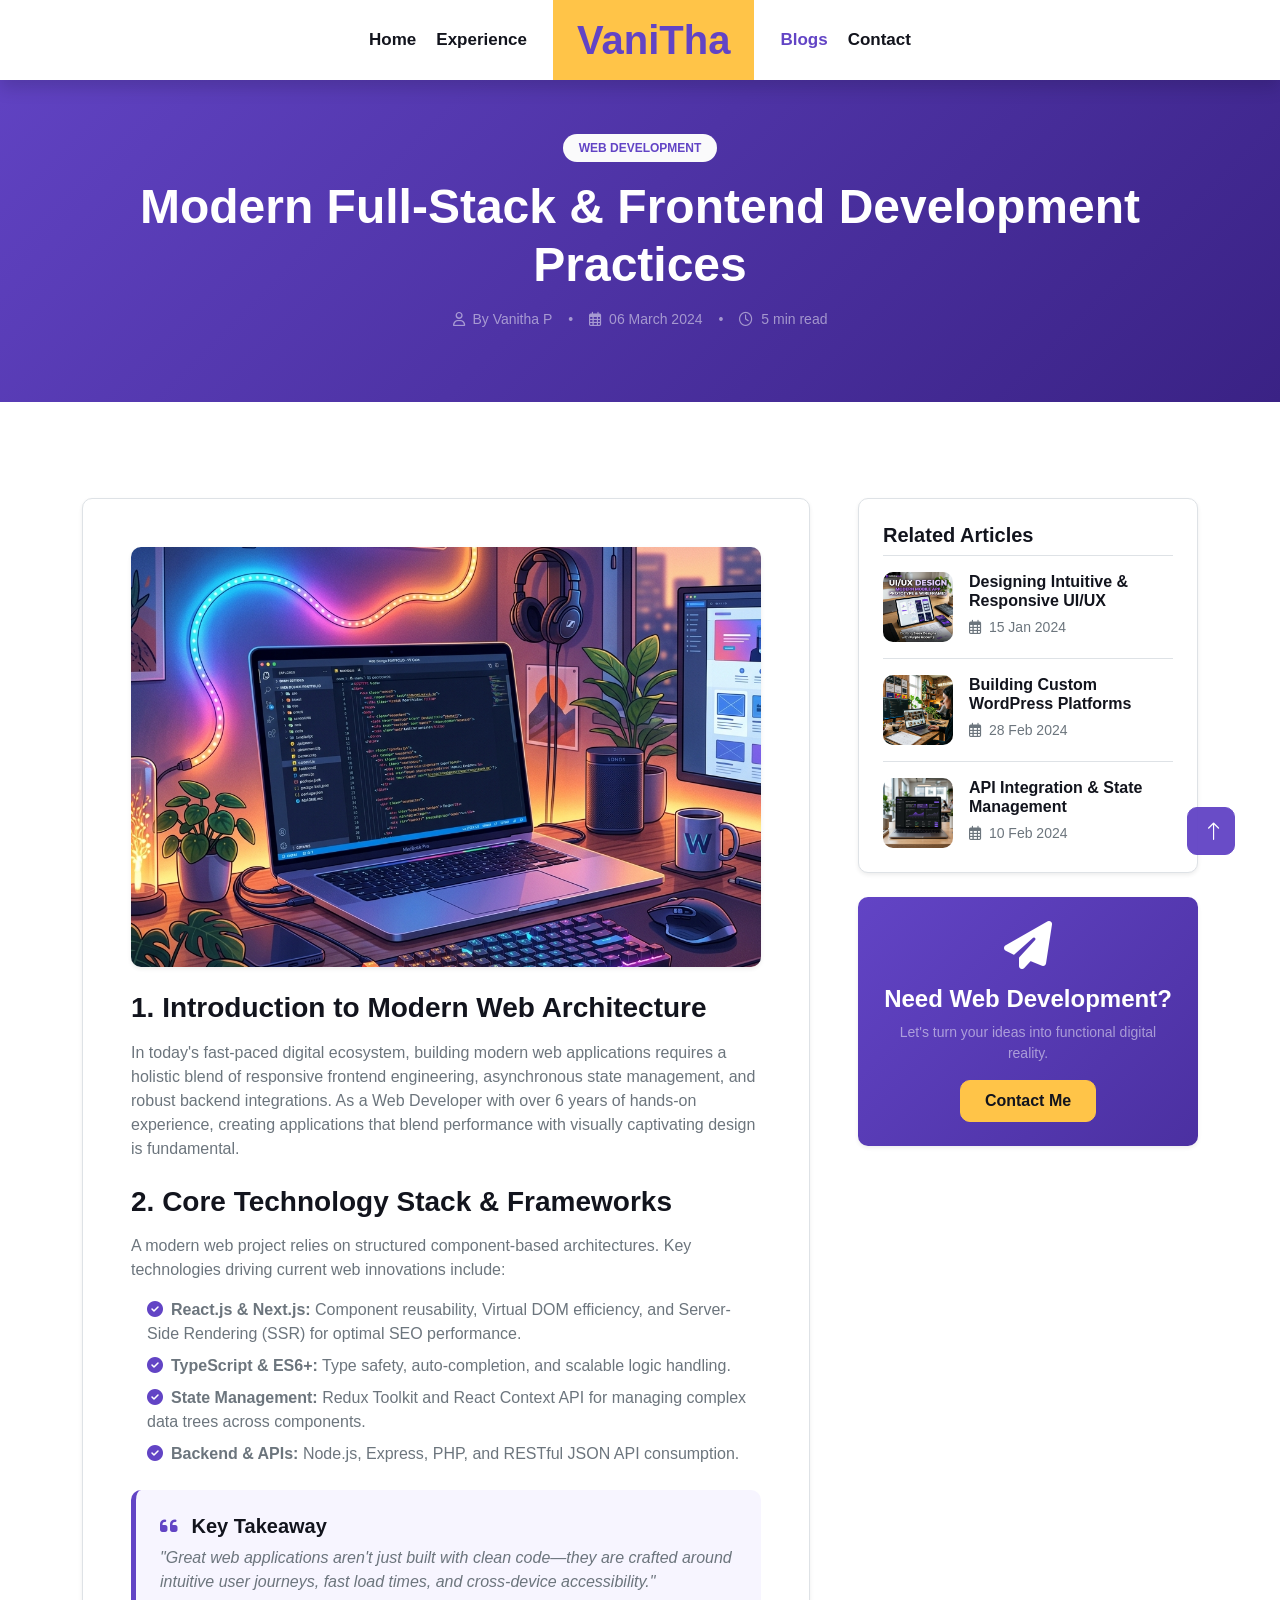
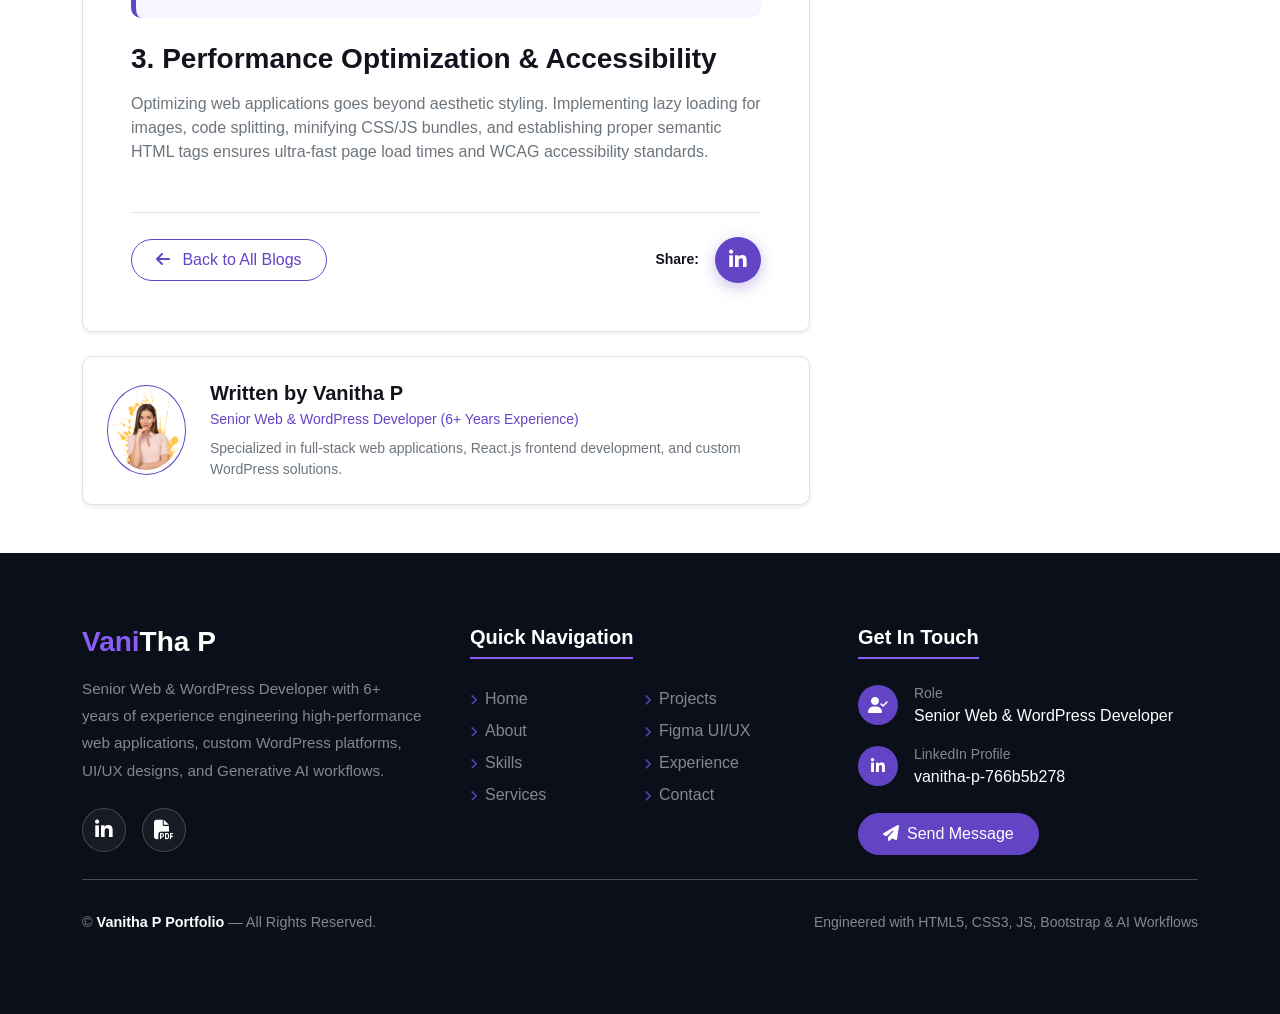
<file: blog-detail.html>
<!DOCTYPE html>
<html lang="en">

<head>
    <meta charset="utf-8">
    <title>Modern Full-Stack & Frontend Development Practices - Blog Details</title>
    <meta content="width=device-width, initial-scale=1.0" name="viewport">
    <meta content="Web Development, Full-Stack, Frontend, React, Next.js, Node.js, JavaScript" name="keywords">
    <meta content="Comprehensive guide on building modern full-stack web applications with React, Next.js, TypeScript, and Node.js." name="description">

    <!-- Favicon -->
    <link href="img/favicon.ico" rel="icon">

    <!-- Google Web Fonts -->
    <link rel="preconnect" href="https://fonts.googleapis.com">
    <link rel="preconnect" href="https://fonts.gstatic.com" crossorigin>
    <link href="https://fonts.googleapis.com/css2?family=Roboto+Condensed:ital,wght@0,100..900;1,100..900&family=Rubik:ital,wght@0,300..900;1,300..900&display=swap" rel="stylesheet">

    <!-- Icon Font Stylesheet -->
    <link href="https://cdnjs.cloudflare.com/ajax/libs/font-awesome/6.5.1/css/all.min.css" rel="stylesheet">
    <link href="https://cdn.jsdelivr.net/npm/bootstrap-icons@1.4.1/font/bootstrap-icons.css" rel="stylesheet">

    <!-- Customized Bootstrap Stylesheet -->
    <link href="css/bootstrap.min.css" rel="stylesheet">

    <!-- Template Stylesheet -->
    <link href="css/style.css" rel="stylesheet">
</head>

<body data-bs-spy="scroll" data-bs-target=".navbar" data-bs-offset="51">
    <!-- Navbar Start -->
    <nav class="navbar navbar-expand-lg bg-white navbar-light fixed-top shadow py-lg-0 px-4 px-lg-5 wow fadeIn" data-wow-delay="0.1s">
        <a href="index.html" class="navbar-brand d-block d-lg-none">
            <h1 class="text-primary fw-bold m-0">VaniTha</h1>
        </a>
        <button type="button" class="navbar-toggler" data-bs-toggle="collapse" data-bs-target="#navbarCollapse">
            <span class="navbar-toggler-icon"></span>
        </button>
        <div class="collapse navbar-collapse justify-content-between py-4 py-lg-0" id="navbarCollapse">
            <div class="navbar-nav ms-auto py-0">
                <a href="index.html" class="nav-item nav-link">Home</a>
                <a href="Experience.html" class="nav-item nav-link">Experience</a>
            </div>
            <a href="index.html" class="navbar-brand bg-secondary py-3 px-4 mx-3 d-none d-lg-block">
                <h1 class="text-primary fw-bold m-0">VaniTha</h1>
            </a>
            <div class="navbar-nav me-auto py-0">
                <a href="blogs.html" class="nav-item nav-link active">Blogs</a>
                <a href="contact.html" class="nav-item nav-link">Contact</a>
            </div>
        </div>
    </nav>
    <!-- Navbar End -->

    <!-- Header Section -->
    <div class="container-fluid bg-primary text-white py-5 mb-5 hero-header" style="padding-top: 110px !important; margin-top: 0 !important; background: linear-gradient(135deg, #6244C5 0%, #3a2285 100%);">
        <div class="container py-4 text-center">
            <span class="badge bg-light text-primary px-3 py-2 rounded-pill fw-bold mb-3">WEB DEVELOPMENT</span>
            <h1 class="display-5 text-white fw-bold mb-3">Modern Full-Stack & Frontend Development Practices</h1>
            <div class="d-flex justify-content-center align-items-center gap-3 text-white-50 small">
                <span><i class="far fa-user me-1"></i> By Vanitha P</span>
                <span>•</span>
                <span><i class="far fa-calendar-alt me-1"></i> 06 March 2024</span>
                <span>•</span>
                <span><i class="far fa-clock me-1"></i> 5 min read</span>
            </div>
        </div>
    </div>

    <!-- Article Detail Section -->
    <div class="container-xxl py-5">
        <div class="container">
            <div class="row g-5">
                <!-- Main Article Content (Col 8) -->
                <div class="col-lg-8">
                    <div class="bg-white rounded p-4 p-md-5 border shadow-sm">
                        <!-- Featured Image -->
                        <div class="rounded overflow-hidden mb-4 shadow-sm">
                            <img src="img/blog-1.jpg" alt="Full-Stack Web Development" class="img-fluid w-100" style="max-height: 420px; object-fit: cover;">
                        </div>

                        <!-- Article Content -->
                        <h3 class="fw-bold mb-3">1. Introduction to Modern Web Architecture</h3>
                        <p class="text-muted leading-relaxed mb-4">
                            In today's fast-paced digital ecosystem, building modern web applications requires a holistic blend of responsive frontend engineering, asynchronous state management, and robust backend integrations. As a Web Developer with over 6 years of hands-on experience, creating applications that blend performance with visually captivating design is fundamental.
                        </p>

                        <h3 class="fw-bold mb-3">2. Core Technology Stack & Frameworks</h3>
                        <p class="text-muted leading-relaxed mb-3">
                            A modern web project relies on structured component-based architectures. Key technologies driving current web innovations include:
                        </p>
                        <ul class="list-unstyled text-muted mb-4 ps-3">
                            <li class="mb-2"><i class="fa fa-check-circle text-primary me-2"></i><strong>React.js & Next.js:</strong> Component reusability, Virtual DOM efficiency, and Server-Side Rendering (SSR) for optimal SEO performance.</li>
                            <li class="mb-2"><i class="fa fa-check-circle text-primary me-2"></i><strong>TypeScript & ES6+:</strong> Type safety, auto-completion, and scalable logic handling.</li>
                            <li class="mb-2"><i class="fa fa-check-circle text-primary me-2"></i><strong>State Management:</strong> Redux Toolkit and React Context API for managing complex data trees across components.</li>
                            <li class="mb-2"><i class="fa fa-check-circle text-primary me-2"></i><strong>Backend & APIs:</strong> Node.js, Express, PHP, and RESTful JSON API consumption.</li>
                        </ul>

                        <!-- Highlight Callout Box -->
                        <div class="p-4 rounded mb-4" style="background-color: #f7f5ff; border-left: 5px solid #6244C5;">
                            <h5 class="fw-bold text-dark mb-2"><i class="fa fa-quote-left text-primary me-2"></i> Key Takeaway</h5>
                            <p class="mb-0 text-muted fst-italic">
                                "Great web applications aren't just built with clean code—they are crafted around intuitive user journeys, fast load times, and cross-device accessibility."
                            </p>
                        </div>

                        <h3 class="fw-bold mb-3">3. Performance Optimization & Accessibility</h3>
                        <p class="text-muted leading-relaxed mb-4">
                            Optimizing web applications goes beyond aesthetic styling. Implementing lazy loading for images, code splitting, minifying CSS/JS bundles, and establishing proper semantic HTML tags ensures ultra-fast page load times and WCAG accessibility standards.
                        </p>

                        <!-- Share Links -->
                        <div class="d-flex align-items-center justify-content-between border-top pt-4 mt-5">
                            <a href="blogs.html" class="btn btn-outline-primary px-4 py-2 rounded-pill"><i class="fa fa-arrow-left me-2"></i> Back to All Blogs</a>
                            <div class="d-flex align-items-center gap-2">
                                <span class="fw-bold text-dark small me-2">Share:</span>
                                <a href="https://www.linkedin.com/in/vanitha-p-766b5b278" target="_blank" class="footer-social-link" style="width: 36px; height: 36px; font-size: 1rem;"><i class="fab fa-linkedin-in"></i></a>
                            </div>
                        </div>
                    </div>

                    <!-- Author Box -->
                    <div class="bg-white rounded p-4 border shadow-sm mt-4 d-flex align-items-center gap-4">
                        <img src="img/profile.png" alt="Vanitha" class="rounded-circle border border-primary p-1" style="width: 90px; height: 90px; object-fit: cover;">
                        <div>
                            <h5 class="fw-bold mb-1">Written by Vanitha P</h5>
                            <p class="text-primary small fw-semibold mb-2">Senior Web & WordPress Developer (6+ Years Experience)</p>
                            <p class="text-muted small mb-0">Specialized in full-stack web applications, React.js frontend development, and custom WordPress solutions.</p>
                        </div>
                    </div>
                </div>

                <!-- Sidebar (Col 4) -->
                <div class="col-lg-4">
                    <div class="bg-white rounded p-4 border shadow-sm mb-4">
                        <h5 class="fw-bold mb-3 border-bottom pb-2">Related Articles</h5>
                        
                        <div class="d-flex gap-3 mb-3 border-bottom pb-3">
                            <img src="img/blog-2.jpg" class="rounded" style="width: 70px; height: 70px; object-fit: cover;">
                            <div>
                                <h6 class="fw-bold mb-1"><a href="blog-detail.html" class="text-dark text-decoration-none">Designing Intuitive & Responsive UI/UX</a></h6>
                                <small class="text-muted"><i class="far fa-calendar-alt me-1"></i> 15 Jan 2024</small>
                            </div>
                        </div>

                        <div class="d-flex gap-3 mb-3 border-bottom pb-3">
                            <img src="img/blog-3.jpg" class="rounded" style="width: 70px; height: 70px; object-fit: cover;">
                            <div>
                                <h6 class="fw-bold mb-1"><a href="blog-detail.html" class="text-dark text-decoration-none">Building Custom WordPress Platforms</a></h6>
                                <small class="text-muted"><i class="far fa-calendar-alt me-1"></i> 28 Feb 2024</small>
                            </div>
                        </div>

                        <div class="d-flex gap-3">
                            <img src="img/portfolio-7.jpg" class="rounded" style="width: 70px; height: 70px; object-fit: cover;">
                            <div>
                                <h6 class="fw-bold mb-1"><a href="blog-detail.html" class="text-dark text-decoration-none">API Integration & State Management</a></h6>
                                <small class="text-muted"><i class="far fa-calendar-alt me-1"></i> 10 Feb 2024</small>
                            </div>
                        </div>
                    </div>

                    <!-- Call To Action -->
                    <div class="rounded p-4 text-white text-center shadow-sm" style="background: linear-gradient(135deg, #6244C5 0%, #4b30a1 100%);">
                        <i class="fa fa-paper-plane fa-3x mb-3 text-white"></i>
                        <h4 class="text-white fw-bold mb-2">Need Web Development?</h4>
                        <p class="small text-white-50 mb-3">Let's turn your ideas into functional digital reality.</p>
                        <a href="contact.html" class="btn btn-secondary px-4 py-2 fw-bold text-dark">Contact Me</a>
                    </div>
                </div>
            </div>
        </div>
    </div>

    <!-- Footer Start -->
    <footer class="site-footer bg-dark text-white pt-5 pb-4 mt-5" style="background-color: #0b0f19 !important; width: 100%;">
        <div class="container py-4">
            <div class="row g-5">
                <!-- Column 1: Brand & Profile -->
                <div class="col-lg-4 col-md-6">
                    <h3 class="text-white fw-bold mb-3"><span style="color: #8b5cf6;">Vani</span>Tha P</h3>
                    <p class="text-white-50 mb-4" style="line-height: 1.8; font-size: 0.95rem;">
                        Senior Web & WordPress Developer with 6+ years of experience engineering high-performance web applications, custom WordPress platforms, UI/UX designs, and Generative AI workflows.
                    </p>
                    <div class="d-flex align-items-center gap-3">
                        <a href="https://www.linkedin.com/in/vanitha-p-766b5b278" target="_blank" class="btn btn-outline-light rounded-circle d-flex align-items-center justify-content-center" style="width: 44px; height: 44px; background: rgba(255,255,255,0.05); border-color: rgba(255,255,255,0.2);">
                            <i class="fab fa-linkedin-in text-white fs-5"></i>
                        </a>
                        <a href="Vanitha-resume.pdf" download="Vanitha-resume.pdf" target="_blank" class="btn btn-outline-light rounded-circle d-flex align-items-center justify-content-center" style="width: 44px; height: 44px; background: rgba(255,255,255,0.05); border-color: rgba(255,255,255,0.2);">
                            <i class="fa fa-file-pdf text-white fs-5"></i>
                        </a>
                    </div>
                </div>

                <!-- Column 2: Navigation Links -->
                <div class="col-lg-4 col-md-6">
                    <h5 class="text-white fw-bold mb-4 position-relative pb-2" style="border-bottom: 2px solid #8b5cf6; display: inline-block;">Quick Navigation</h5>
                    <div class="row g-2">
                        <div class="col-6">
                            <a class="text-white-50 text-decoration-none d-block py-1 hover-purple" href="index.html#home"><i class="fa fa-chevron-right text-primary me-2" style="font-size: 11px;"></i>Home</a>
                            <a class="text-white-50 text-decoration-none d-block py-1 hover-purple" href="index.html#about"><i class="fa fa-chevron-right text-primary me-2" style="font-size: 11px;"></i>About</a>
                            <a class="text-white-50 text-decoration-none d-block py-1 hover-purple" href="index.html#skill"><i class="fa fa-chevron-right text-primary me-2" style="font-size: 11px;"></i>Skills</a>
                            <a class="text-white-50 text-decoration-none d-block py-1 hover-purple" href="index.html#service"><i class="fa fa-chevron-right text-primary me-2" style="font-size: 11px;"></i>Services</a>
                        </div>
                        <div class="col-6">
                            <a class="text-white-50 text-decoration-none d-block py-1 hover-purple" href="index.html#project"><i class="fa fa-chevron-right text-primary me-2" style="font-size: 11px;"></i>Projects</a>
                            <a class="text-white-50 text-decoration-none d-block py-1 hover-purple" href="index.html#figma-ui-ux"><i class="fa fa-chevron-right text-primary me-2" style="font-size: 11px;"></i>Figma UI/UX</a>
                            <a class="text-white-50 text-decoration-none d-block py-1 hover-purple" href="Experience.html"><i class="fa fa-chevron-right text-primary me-2" style="font-size: 11px;"></i>Experience</a>
                            <a class="text-white-50 text-decoration-none d-block py-1 hover-purple" href="contact.html"><i class="fa fa-chevron-right text-primary me-2" style="font-size: 11px;"></i>Contact</a>
                        </div>
                    </div>
                </div>

                <!-- Column 3: Contact Details -->
                <div class="col-lg-4 col-md-6">
                    <h5 class="text-white fw-bold mb-4 position-relative pb-2" style="border-bottom: 2px solid #8b5cf6; display: inline-block;">Get In Touch</h5>
                    <div class="d-flex align-items-center mb-3">
                        <div class="btn-square rounded-circle bg-primary text-white me-3 d-flex align-items-center justify-content-center" style="width: 40px; height: 40px; flex-shrink: 0;">
                            <i class="fa fa-user-check text-white fs-6"></i>
                        </div>
                        <div>
                            <small class="text-white-50 d-block">Role</small>
                            <span class="text-white fw-semibold">Senior Web & WordPress Developer</span>
                        </div>
                    </div>
                    <div class="d-flex align-items-center mb-3">
                        <div class="btn-square rounded-circle bg-primary text-white me-3 d-flex align-items-center justify-content-center" style="width: 40px; height: 40px; flex-shrink: 0;">
                            <i class="fab fa-linkedin-in text-white fs-6"></i>
                        </div>
                        <div>
                            <small class="text-white-50 d-block">LinkedIn Profile</small>
                            <a href="https://www.linkedin.com/in/vanitha-p-766b5b278" target="_blank" class="text-white fw-semibold text-decoration-none">vanitha-p-766b5b278</a>
                        </div>
                    </div>
                    <a href="contact.html" class="btn btn-primary rounded-pill px-4 py-2 mt-2 font-weight-bold shadow-sm">
                        <i class="fa fa-paper-plane me-2"></i>Send Message
                    </a>
                </div>
            </div>

            <hr class="my-4 border-secondary opacity-25">

            <div class="row align-items-center py-2">
                <div class="col-md-6 text-center text-md-start mb-3 mb-md-0">
                    <p class="text-white-50 mb-0" style="font-size: 0.9rem;">&copy; <span class="text-white fw-bold">Vanitha P Portfolio</span> — All Rights Reserved.</p>
                </div>
                <div class="col-md-6 text-center text-md-end">
                    <p class="text-white-50 small mb-0">Engineered with HTML5, CSS3, JS, Bootstrap & AI Workflows</p>
                </div>
            </div>
        </div>
    </footer>
    <!-- Footer End -->

    <!-- Back to Top -->
    <a href="#" class="btn btn-lg btn-primary btn-lg-square back-to-top"><i class="bi bi-arrow-up"></i></a>

    <!-- JavaScript Libraries -->
    <script src="https://code.jquery.com/jquery-3.4.1.min.js"></script>
    <script src="https://cdn.jsdelivr.net/npm/bootstrap@5.0.0/dist/js/bootstrap.bundle.min.js"></script>
    <script src="lib/wow/wow.min.js"></script>
    <script src="js/main.js"></script>
</body>

</html>
</file>
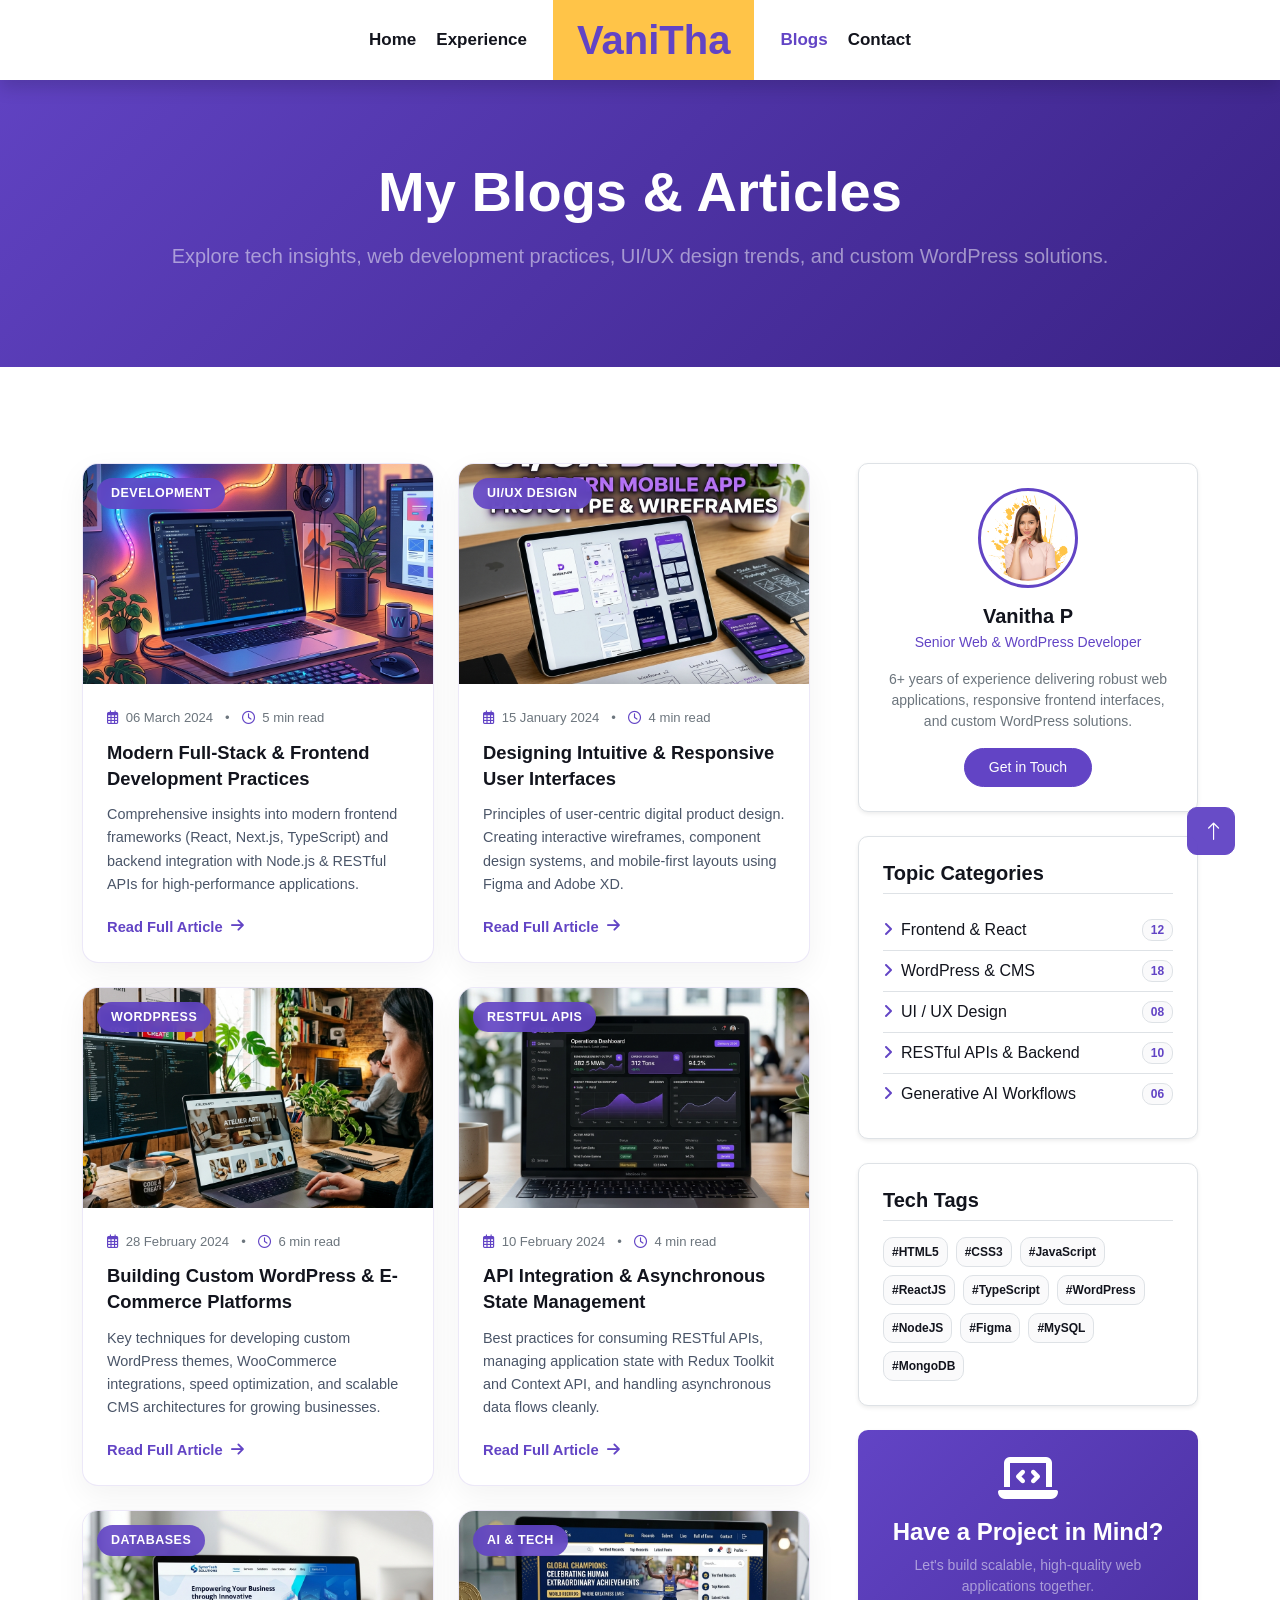
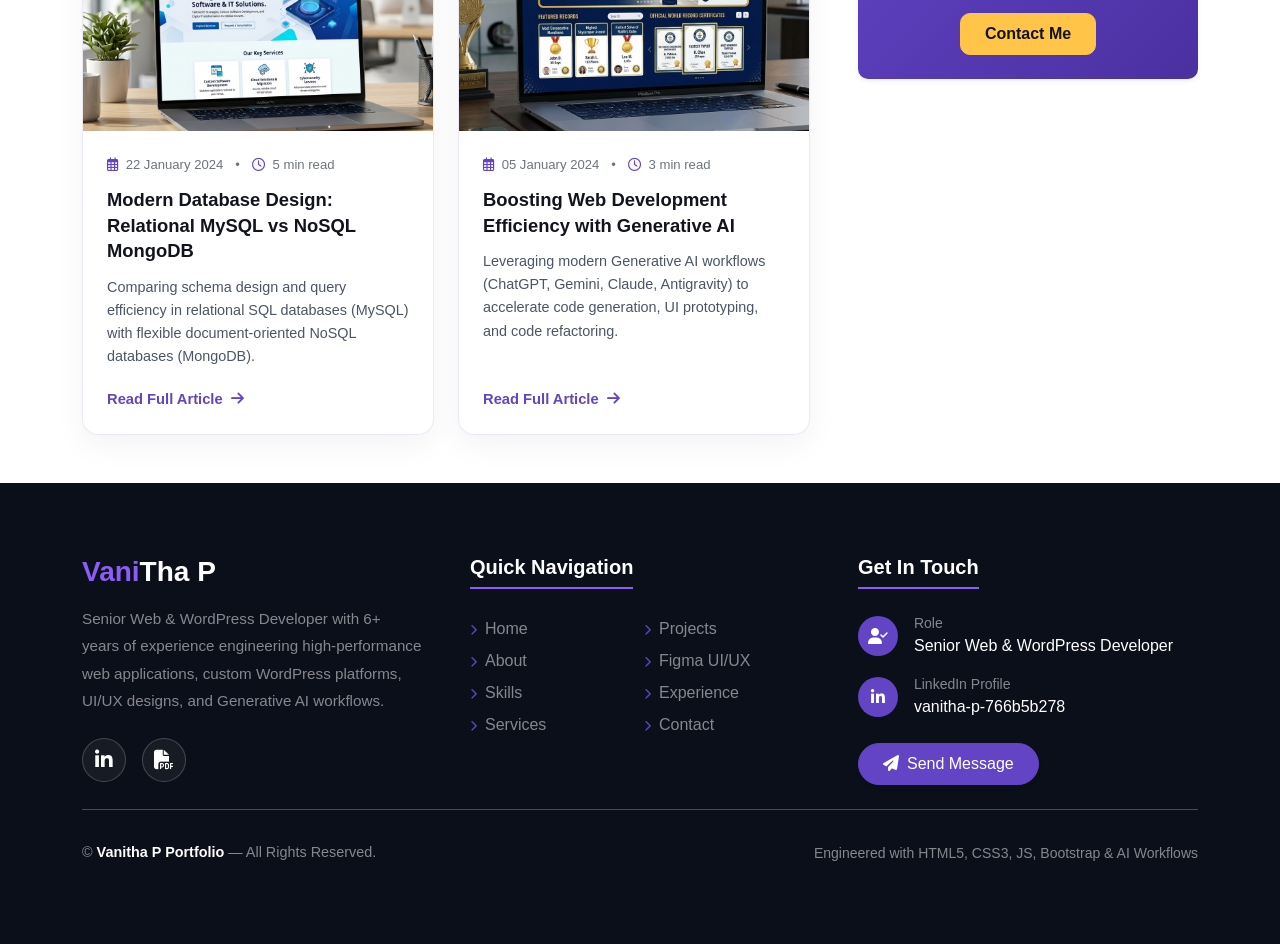
<file: blogs.html>
<!DOCTYPE html>
<html lang="en">

<head>
    <meta charset="utf-8">
    <title>Blogs & Articles - Vanitha Portfolio</title>
    <meta content="width=device-width, initial-scale=1.0" name="viewport">
    <meta content="Web Development, WordPress, UI UX Design, Tech Blogs, Frontend Development" name="keywords">
    <meta content="Explore the latest articles, tutorials, and insights on Web Development, UI/UX Design, and WordPress by Vanitha." name="description">

    <!-- Favicon -->
    <link href="img/favicon.ico" rel="icon">

    <!-- Google Web Fonts -->
    <link rel="preconnect" href="https://fonts.googleapis.com">
    <link rel="preconnect" href="https://fonts.gstatic.com" crossorigin>
    <link href="https://fonts.googleapis.com/css2?family=Roboto+Condensed:ital,wght@0,100..900;1,100..900&family=Rubik:ital,wght@0,300..900;1,300..900&display=swap" rel="stylesheet">

    <!-- Icon Font Stylesheet -->
    <link href="https://cdnjs.cloudflare.com/ajax/libs/font-awesome/6.5.1/css/all.min.css" rel="stylesheet">
    <link href="https://cdn.jsdelivr.net/npm/bootstrap-icons@1.4.1/font/bootstrap-icons.css" rel="stylesheet">

    <!-- Customized Bootstrap Stylesheet -->
    <link href="css/bootstrap.min.css" rel="stylesheet">

    <!-- Template Stylesheet -->
    <link href="css/style.css" rel="stylesheet">
</head>

<body data-bs-spy="scroll" data-bs-target=".navbar" data-bs-offset="51">
    <!-- Spinner Start -->
    <div id="spinner" class="show bg-white position-fixed translate-middle w-100 vh-100 top-50 start-50 d-flex align-items-center justify-content-center">
        <div class="spinner-border text-primary" style="width: 3rem; height: 3rem;" role="status">
            <span class="sr-only">Loading...</span>
        </div>
    </div>
    <!-- Spinner End -->

    <!-- Navbar Start -->
    <nav class="navbar navbar-expand-lg bg-white navbar-light fixed-top shadow py-lg-0 px-4 px-lg-5 wow fadeIn" data-wow-delay="0.1s">
        <a href="index.html" class="navbar-brand d-block d-lg-none">
            <h1 class="text-primary fw-bold m-0">VaniTha</h1>
        </a>
        <button type="button" class="navbar-toggler" data-bs-toggle="collapse" data-bs-target="#navbarCollapse">
            <span class="navbar-toggler-icon"></span>
        </button>
        <div class="collapse navbar-collapse justify-content-between py-4 py-lg-0" id="navbarCollapse">
            <div class="navbar-nav ms-auto py-0">
                <a href="index.html" class="nav-item nav-link">Home</a>
                <a href="Experience.html" class="nav-item nav-link">Experience</a>
            </div>
            <a href="index.html" class="navbar-brand bg-secondary py-3 px-4 mx-3 d-none d-lg-block">
                <h1 class="text-primary fw-bold m-0">VaniTha</h1>
            </a>
            <div class="navbar-nav me-auto py-0">
                <a href="blogs.html" class="nav-item nav-link active">Blogs</a>
                <a href="contact.html" class="nav-item nav-link">Contact</a>
            </div>
        </div>
    </nav>
    <!-- Navbar End -->

    <!-- Header / Hero Section -->
    <div class="container-fluid bg-primary text-white py-5 mb-5 hero-header" style="padding-top: 110px !important; margin-top: 0 !important; background: linear-gradient(135deg, #6244C5 0%, #3a2285 100%);">
        <div class="container py-5 text-center">
            <h1 class="display-4 text-white fw-bold mb-3 wow fadeInUp" data-wow-delay="0.1s">My Blogs & Articles</h1>
            <p class="fs-5 text-white-50 mb-0 max-w-700 mx-auto wow fadeInUp" data-wow-delay="0.3s">
                Explore tech insights, web development practices, UI/UX design trends, and custom WordPress solutions.
            </p>
        </div>
    </div>

    <!-- Blog Content Section -->
    <div class="container-xxl py-5">
        <div class="container">
            <div class="row g-5">
                <!-- Blog Main List (Col 8) -->
                <div class="col-lg-8">
                    <div class="row g-4">
                        <!-- Blog Card 1 -->
                        <div class="col-md-6 wow fadeInUp" data-wow-delay="0.1s">
                            <div class="blog-card">
                                <div class="blog-img-wrapper">
                                    <img src="img/blog-1.jpg" alt="Full-Stack Web Development">
                                    <span class="blog-badge">Development</span>
                                </div>
                                <div class="blog-content">
                                    <div class="blog-meta">
                                        <span><i class="far fa-calendar-alt text-primary me-1"></i> 06 March 2024</span>
                                        <span>•</span>
                                        <span><i class="far fa-clock text-primary me-1"></i> 5 min read</span>
                                    </div>
                                    <h4 class="blog-title">Modern Full-Stack & Frontend Development Practices</h4>
                                    <p class="blog-desc">Comprehensive insights into modern frontend frameworks (React, Next.js, TypeScript) and backend integration with Node.js & RESTful APIs for high-performance applications.</p>
                                    <a href="blog-detail.html" class="blog-link">Read Full Article <i class="fa fa-arrow-right"></i></a>
                                </div>
                            </div>
                        </div>

                        <!-- Blog Card 2 -->
                        <div class="col-md-6 wow fadeInUp" data-wow-delay="0.3s">
                            <div class="blog-card">
                                <div class="blog-img-wrapper">
                                    <img src="img/blog-2.jpg" alt="UI UX Design">
                                    <span class="blog-badge">UI/UX Design</span>
                                </div>
                                <div class="blog-content">
                                    <div class="blog-meta">
                                        <span><i class="far fa-calendar-alt text-primary me-1"></i> 15 January 2024</span>
                                        <span>•</span>
                                        <span><i class="far fa-clock text-primary me-1"></i> 4 min read</span>
                                    </div>
                                    <h4 class="blog-title">Designing Intuitive & Responsive User Interfaces</h4>
                                    <p class="blog-desc">Principles of user-centric digital product design. Creating interactive wireframes, component design systems, and mobile-first layouts using Figma and Adobe XD.</p>
                                    <a href="blog-detail.html" class="blog-link">Read Full Article <i class="fa fa-arrow-right"></i></a>
                                </div>
                            </div>
                        </div>

                        <!-- Blog Card 3 -->
                        <div class="col-md-6 wow fadeInUp" data-wow-delay="0.1s">
                            <div class="blog-card">
                                <div class="blog-img-wrapper">
                                    <img src="img/blog-3.jpg" alt="WordPress E-Commerce">
                                    <span class="blog-badge">WordPress</span>
                                </div>
                                <div class="blog-content">
                                    <div class="blog-meta">
                                        <span><i class="far fa-calendar-alt text-primary me-1"></i> 28 February 2024</span>
                                        <span>•</span>
                                        <span><i class="far fa-clock text-primary me-1"></i> 6 min read</span>
                                    </div>
                                    <h4 class="blog-title">Building Custom WordPress & E-Commerce Platforms</h4>
                                    <p class="blog-desc">Key techniques for developing custom WordPress themes, WooCommerce integrations, speed optimization, and scalable CMS architectures for growing businesses.</p>
                                    <a href="blog-detail.html" class="blog-link">Read Full Article <i class="fa fa-arrow-right"></i></a>
                                </div>
                            </div>
                        </div>

                        <!-- Blog Card 4 -->
                        <div class="col-md-6 wow fadeInUp" data-wow-delay="0.3s">
                            <div class="blog-card">
                                <div class="blog-img-wrapper">
                                    <img src="img/portfolio-7.jpg" alt="RESTful APIs & State Management">
                                    <span class="blog-badge">RESTful APIs</span>
                                </div>
                                <div class="blog-content">
                                    <div class="blog-meta">
                                        <span><i class="far fa-calendar-alt text-primary me-1"></i> 10 February 2024</span>
                                        <span>•</span>
                                        <span><i class="far fa-clock text-primary me-1"></i> 4 min read</span>
                                    </div>
                                    <h4 class="blog-title">API Integration & Asynchronous State Management</h4>
                                    <p class="blog-desc">Best practices for consuming RESTful APIs, managing application state with Redux Toolkit and Context API, and handling asynchronous data flows cleanly.</p>
                                    <a href="blog-detail.html" class="blog-link">Read Full Article <i class="fa fa-arrow-right"></i></a>
                                </div>
                            </div>
                        </div>

                        <!-- Blog Card 5 -->
                        <div class="col-md-6 wow fadeInUp" data-wow-delay="0.1s">
                            <div class="blog-card">
                                <div class="blog-img-wrapper">
                                    <img src="img/portfolio-8.jpg" alt="Database Management">
                                    <span class="blog-badge">Databases</span>
                                </div>
                                <div class="blog-content">
                                    <div class="blog-meta">
                                        <span><i class="far fa-calendar-alt text-primary me-1"></i> 22 January 2024</span>
                                        <span>•</span>
                                        <span><i class="far fa-clock text-primary me-1"></i> 5 min read</span>
                                    </div>
                                    <h4 class="blog-title">Modern Database Design: Relational MySQL vs NoSQL MongoDB</h4>
                                    <p class="blog-desc">Comparing schema design and query efficiency in relational SQL databases (MySQL) with flexible document-oriented NoSQL databases (MongoDB).</p>
                                    <a href="blog-detail.html" class="blog-link">Read Full Article <i class="fa fa-arrow-right"></i></a>
                                </div>
                            </div>
                        </div>

                        <!-- Blog Card 6 -->
                        <div class="col-md-6 wow fadeInUp" data-wow-delay="0.3s">
                            <div class="blog-card">
                                <div class="blog-img-wrapper">
                                    <img src="img/portfolio-9.jpg" alt="Generative AI Tools">
                                    <span class="blog-badge">AI & Tech</span>
                                </div>
                                <div class="blog-content">
                                    <div class="blog-meta">
                                        <span><i class="far fa-calendar-alt text-primary me-1"></i> 05 January 2024</span>
                                        <span>•</span>
                                        <span><i class="far fa-clock text-primary me-1"></i> 3 min read</span>
                                    </div>
                                    <h4 class="blog-title">Boosting Web Development Efficiency with Generative AI</h4>
                                    <p class="blog-desc">Leveraging modern Generative AI workflows (ChatGPT, Gemini, Claude, Antigravity) to accelerate code generation, UI prototyping, and code refactoring.</p>
                                    <a href="blog-detail.html" class="blog-link">Read Full Article <i class="fa fa-arrow-right"></i></a>
                                </div>
                            </div>
                        </div>
                    </div>
                </div>

                <!-- Sidebar Section (Col 4) -->
                <div class="col-lg-4">
                    <!-- Author Bio Card -->
                    <div class="bg-white rounded p-4 border shadow-sm mb-4 wow fadeInUp" data-wow-delay="0.1s">
                        <div class="text-center">
                            <img src="img/profile.png" alt="Vanitha" class="rounded-circle mb-3 border border-3 border-primary p-1" style="width: 100px; height: 100px; object-fit: cover;">
                            <h5 class="fw-bold mb-1">Vanitha P</h5>
                            <small class="text-primary fw-semibold d-block mb-3">Senior Web & WordPress Developer</small>
                            <p class="text-muted small mb-3">
                                6+ years of experience delivering robust web applications, responsive frontend interfaces, and custom WordPress solutions.
                            </p>
                            <a href="contact.html" class="btn btn-sm btn-primary px-4 py-2 rounded-pill">Get in Touch</a>
                        </div>
                    </div>

                    <!-- Categories Widget -->
                    <div class="bg-white rounded p-4 border shadow-sm mb-4 wow fadeInUp" data-wow-delay="0.2s">
                        <h5 class="fw-bold mb-3 border-bottom pb-2">Topic Categories</h5>
                        <ul class="list-unstyled mb-0">
                            <li class="d-flex justify-content-between align-items-center py-2 border-bottom">
                                <a href="#" class="text-dark text-decoration-none fw-semibold"><i class="fa fa-angle-right text-primary me-2"></i>Frontend & React</a>
                                <span class="badge bg-light text-primary border">12</span>
                            </li>
                            <li class="d-flex justify-content-between align-items-center py-2 border-bottom">
                                <a href="#" class="text-dark text-decoration-none fw-semibold"><i class="fa fa-angle-right text-primary me-2"></i>WordPress & CMS</a>
                                <span class="badge bg-light text-primary border">18</span>
                            </li>
                            <li class="d-flex justify-content-between align-items-center py-2 border-bottom">
                                <a href="#" class="text-dark text-decoration-none fw-semibold"><i class="fa fa-angle-right text-primary me-2"></i>UI / UX Design</a>
                                <span class="badge bg-light text-primary border">08</span>
                            </li>
                            <li class="d-flex justify-content-between align-items-center py-2 border-bottom">
                                <a href="#" class="text-dark text-decoration-none fw-semibold"><i class="fa fa-angle-right text-primary me-2"></i>RESTful APIs & Backend</a>
                                <span class="badge bg-light text-primary border">10</span>
                            </li>
                            <li class="d-flex justify-content-between align-items-center py-2">
                                <a href="#" class="text-dark text-decoration-none fw-semibold"><i class="fa fa-angle-right text-primary me-2"></i>Generative AI Workflows</a>
                                <span class="badge bg-light text-primary border">06</span>
                            </li>
                        </ul>
                    </div>

                    <!-- Tech Tags Widget -->
                    <div class="bg-white rounded p-4 border shadow-sm mb-4 wow fadeInUp" data-wow-delay="0.3s">
                        <h5 class="fw-bold mb-3 border-bottom pb-2">Tech Tags</h5>
                        <div class="d-flex flex-wrap gap-2">
                            <span class="badge bg-light text-dark border p-2">#HTML5</span>
                            <span class="badge bg-light text-dark border p-2">#CSS3</span>
                            <span class="badge bg-light text-dark border p-2">#JavaScript</span>
                            <span class="badge bg-light text-dark border p-2">#ReactJS</span>
                            <span class="badge bg-light text-dark border p-2">#TypeScript</span>
                            <span class="badge bg-light text-dark border p-2">#WordPress</span>
                            <span class="badge bg-light text-dark border p-2">#NodeJS</span>
                            <span class="badge bg-light text-dark border p-2">#Figma</span>
                            <span class="badge bg-light text-dark border p-2">#MySQL</span>
                            <span class="badge bg-light text-dark border p-2">#MongoDB</span>
                        </div>
                    </div>

                    <!-- Call To Action Widget -->
                    <div class="rounded p-4 text-white text-center shadow-sm wow fadeInUp" data-wow-delay="0.4s" style="background: linear-gradient(135deg, #6244C5 0%, #4b30a1 100%);">
                        <i class="fa fa-laptop-code fa-3x mb-3 text-white"></i>
                        <h4 class="text-white fw-bold mb-2">Have a Project in Mind?</h4>
                        <p class="small text-white-50 mb-3">Let's build scalable, high-quality web applications together.</p>
                        <a href="contact.html" class="btn btn-secondary px-4 py-2 fw-bold text-dark">Contact Me</a>
                    </div>
                </div>
            </div>
        </div>
    </div>

    <!-- Footer Start -->
    <footer class="site-footer bg-dark text-white pt-5 pb-4 mt-5" style="background-color: #0b0f19 !important; width: 100%;">
        <div class="container py-4">
            <div class="row g-5">
                <!-- Column 1: Brand & Profile -->
                <div class="col-lg-4 col-md-6">
                    <h3 class="text-white fw-bold mb-3"><span style="color: #8b5cf6;">Vani</span>Tha P</h3>
                    <p class="text-white-50 mb-4" style="line-height: 1.8; font-size: 0.95rem;">
                        Senior Web & WordPress Developer with 6+ years of experience engineering high-performance web applications, custom WordPress platforms, UI/UX designs, and Generative AI workflows.
                    </p>
                    <div class="d-flex align-items-center gap-3">
                        <a href="https://www.linkedin.com/in/vanitha-p-766b5b278" target="_blank" class="btn btn-outline-light rounded-circle d-flex align-items-center justify-content-center" style="width: 44px; height: 44px; background: rgba(255,255,255,0.05); border-color: rgba(255,255,255,0.2);">
                            <i class="fab fa-linkedin-in text-white fs-5"></i>
                        </a>
                        <a href="Vanitha-resume.pdf" download="Vanitha-resume.pdf" target="_blank" class="btn btn-outline-light rounded-circle d-flex align-items-center justify-content-center" style="width: 44px; height: 44px; background: rgba(255,255,255,0.05); border-color: rgba(255,255,255,0.2);">
                            <i class="fa fa-file-pdf text-white fs-5"></i>
                        </a>
                    </div>
                </div>

                <!-- Column 2: Navigation Links -->
                <div class="col-lg-4 col-md-6">
                    <h5 class="text-white fw-bold mb-4 position-relative pb-2" style="border-bottom: 2px solid #8b5cf6; display: inline-block;">Quick Navigation</h5>
                    <div class="row g-2">
                        <div class="col-6">
                            <a class="text-white-50 text-decoration-none d-block py-1 hover-purple" href="index.html#home"><i class="fa fa-chevron-right text-primary me-2" style="font-size: 11px;"></i>Home</a>
                            <a class="text-white-50 text-decoration-none d-block py-1 hover-purple" href="index.html#about"><i class="fa fa-chevron-right text-primary me-2" style="font-size: 11px;"></i>About</a>
                            <a class="text-white-50 text-decoration-none d-block py-1 hover-purple" href="index.html#skill"><i class="fa fa-chevron-right text-primary me-2" style="font-size: 11px;"></i>Skills</a>
                            <a class="text-white-50 text-decoration-none d-block py-1 hover-purple" href="index.html#service"><i class="fa fa-chevron-right text-primary me-2" style="font-size: 11px;"></i>Services</a>
                        </div>
                        <div class="col-6">
                            <a class="text-white-50 text-decoration-none d-block py-1 hover-purple" href="index.html#project"><i class="fa fa-chevron-right text-primary me-2" style="font-size: 11px;"></i>Projects</a>
                            <a class="text-white-50 text-decoration-none d-block py-1 hover-purple" href="index.html#figma-ui-ux"><i class="fa fa-chevron-right text-primary me-2" style="font-size: 11px;"></i>Figma UI/UX</a>
                            <a class="text-white-50 text-decoration-none d-block py-1 hover-purple" href="Experience.html"><i class="fa fa-chevron-right text-primary me-2" style="font-size: 11px;"></i>Experience</a>
                            <a class="text-white-50 text-decoration-none d-block py-1 hover-purple" href="contact.html"><i class="fa fa-chevron-right text-primary me-2" style="font-size: 11px;"></i>Contact</a>
                        </div>
                    </div>
                </div>

                <!-- Column 3: Contact Details -->
                <div class="col-lg-4 col-md-6">
                    <h5 class="text-white fw-bold mb-4 position-relative pb-2" style="border-bottom: 2px solid #8b5cf6; display: inline-block;">Get In Touch</h5>
                    <div class="d-flex align-items-center mb-3">
                        <div class="btn-square rounded-circle bg-primary text-white me-3 d-flex align-items-center justify-content-center" style="width: 40px; height: 40px; flex-shrink: 0;">
                            <i class="fa fa-user-check text-white fs-6"></i>
                        </div>
                        <div>
                            <small class="text-white-50 d-block">Role</small>
                            <span class="text-white fw-semibold">Senior Web & WordPress Developer</span>
                        </div>
                    </div>
                    <div class="d-flex align-items-center mb-3">
                        <div class="btn-square rounded-circle bg-primary text-white me-3 d-flex align-items-center justify-content-center" style="width: 40px; height: 40px; flex-shrink: 0;">
                            <i class="fab fa-linkedin-in text-white fs-6"></i>
                        </div>
                        <div>
                            <small class="text-white-50 d-block">LinkedIn Profile</small>
                            <a href="https://www.linkedin.com/in/vanitha-p-766b5b278" target="_blank" class="text-white fw-semibold text-decoration-none">vanitha-p-766b5b278</a>
                        </div>
                    </div>
                    <a href="contact.html" class="btn btn-primary rounded-pill px-4 py-2 mt-2 font-weight-bold shadow-sm">
                        <i class="fa fa-paper-plane me-2"></i>Send Message
                    </a>
                </div>
            </div>

            <hr class="my-4 border-secondary opacity-25">

            <div class="row align-items-center py-2">
                <div class="col-md-6 text-center text-md-start mb-3 mb-md-0">
                    <p class="text-white-50 mb-0" style="font-size: 0.9rem;">&copy; <span class="text-white fw-bold">Vanitha P Portfolio</span> — All Rights Reserved.</p>
                </div>
                <div class="col-md-6 text-center text-md-end">
                    <p class="text-white-50 small mb-0">Engineered with HTML5, CSS3, JS, Bootstrap & AI Workflows</p>
                </div>
            </div>
        </div>
    </footer>
    <!-- Footer End -->

    <!-- Back to Top -->
    <a href="#" class="btn btn-lg btn-primary btn-lg-square back-to-top"><i class="bi bi-arrow-up"></i></a>

    <!-- JavaScript Libraries -->
    <script src="https://code.jquery.com/jquery-3.4.1.min.js"></script>
    <script src="https://cdn.jsdelivr.net/npm/bootstrap@5.0.0/dist/js/bootstrap.bundle.min.js"></script>
    <script src="lib/wow/wow.min.js"></script>
    <script src="lib/easing/easing.min.js"></script>
    <script src="lib/waypoints/waypoints.min.js"></script>
    <script src="lib/owlcarousel/owl.carousel.min.js"></script>
    <script src="lib/lightbox/js/lightbox.min.js"></script>

    <!-- Template Javascript -->
    <script src="js/main.js"></script>
</body>

</html>
</file>
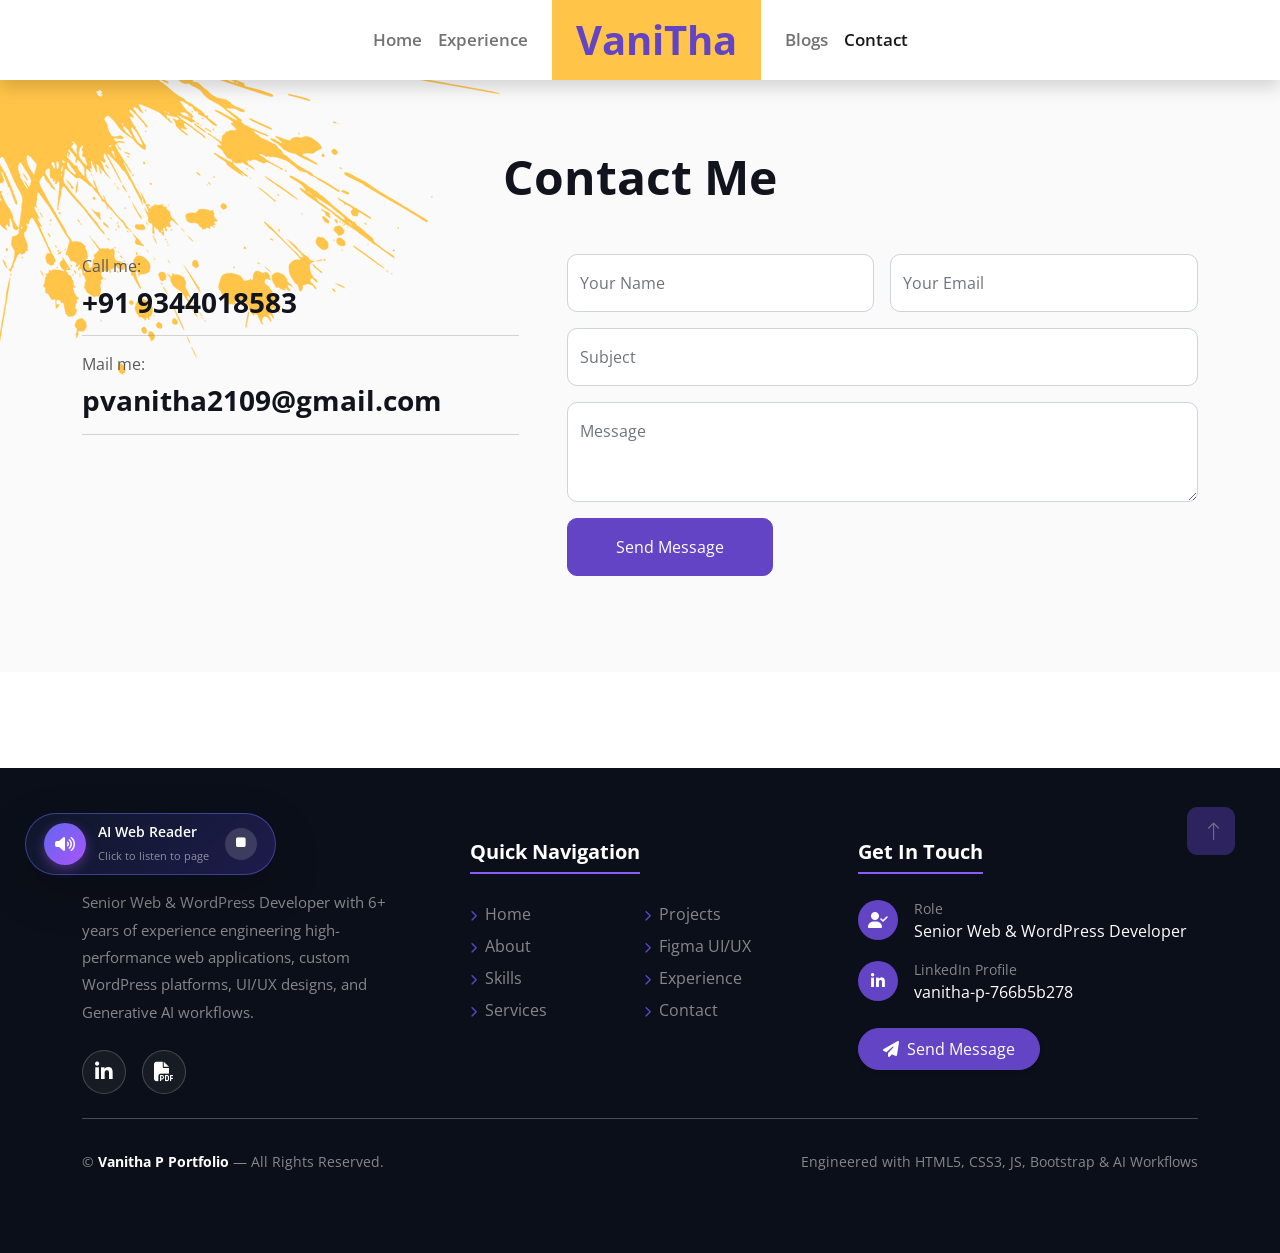
<file: contact.html>
<!DOCTYPE html>
<html lang="en">
<head>
    <meta charset="UTF-8">
    <meta name="viewport" content="width=device-width, initial-scale=1.0">
    <link rel="stylesheet" href="scss/bootstrap.scss">
    <link rel="stylesheet" href="css/style.css">
    <link rel="stylesheet" href="css/bootstrap.min.css">
    <!-- Favicon -->
    <link href="img/favicon.ico" rel="icon">

    <!-- Google Web Fonts -->
    <link rel="preconnect" href="https://fonts.googleapis.com">
    <link rel="preconnect" href="https://fonts.gstatic.com" crossorigin>
    <link rel="stylesheet" href="https://cdnjs.cloudflare.com/ajax/libs/font-awesome/6.5.2/css/all.min.css">
    <link href="https://fonts.googleapis.com/css2?family=Open+Sans:wght@400;500;600;700;800&display=swap" rel="stylesheet"> 

    <!-- Icon Font Stylesheet -->
    <link href="https://cdnjs.cloudflare.com/ajax/libs/font-awesome/5.10.0/css/all.min.css" rel="stylesheet">
    <link href="https://cdn.jsdelivr.net/npm/bootstrap-icons@1.4.1/font/bootstrap-icons.css" rel="stylesheet">

    <!-- Libraries Stylesheet -->
    <link href="lib/animate/animate.min.css" rel="stylesheet">
    <link href="lib/lightbox/css/lightbox.min.css" rel="stylesheet">
    <link href="lib/owlcarousel/assets/owl.carousel.min.css" rel="stylesheet">
    <link rel="stylesheet" href="https://cdnjs.cloudflare.com/ajax/libs/font-awesome/6.5.1/css/all.min.css">
    <title>Contact</title>
    
</head>
<body>
    <!-- Navbar Start -->
    <nav class="navbar navbar-expand-lg bg-white navbar-light fixed-top shadow py-lg-0 px-4 px-lg-5 wow fadeIn" data-wow-delay="0.1s">
        <a href="index.html" class="navbar-brand d-block d-lg-none">
            <h1 class="text-primary fw-bold m-0">VaniTha</h1>
        </a>
        <button type="button" class="navbar-toggler" data-bs-toggle="collapse" data-bs-target="#navbarCollapse">
            <span class="navbar-toggler-icon"></span>
        </button>
        <div class="collapse navbar-collapse justify-content-between py-4 py-lg-0" id="navbarCollapse">
            <div class="navbar-nav ms-auto py-0">
                <a href="index.html" class="nav-item nav-link">Home</a>
                <a href="Experience.html" class="nav-item nav-link">Experience</a>
            </div>
            <a href="index.html" class="navbar-brand bg-secondary py-3 px-4 mx-3 d-none d-lg-block">
                <h1 class="text-primary fw-bold m-0">VaniTha</h1>
            </a>
            <div class="navbar-nav me-auto py-0">
                <a href="blogs.html" class="nav-item nav-link">Blogs</a>
                <a href="contact.html" class="nav-item nav-link active">Contact</a>
            </div>
        </div>
    </nav>
    <!-- Navbar End -->

    <div class="container-fluid bg-light my-6 mt-0" id="home" style="padding-top: 100px !important;">
        <div class="container-xxl pb-5 " id="contact">
       
            <div class="container  py-5">
        
                <div class="row g-5 mb-5 wow  fadeInUp" data-wow-delay="0.1s">
                  
                    <div class=" text-center contactus" >
                        
                        <h1 class="display-5 mb-0"> Contact <em></em>Me</h1>
                    </div>
                
                </div>
                <div class="row g-5">
                    <div class="col-lg-5 col-md-6 wow fadeInUp" data-wow-delay="0.1s">
                      
                      
                        <p class="mb-2">Call me:</p>
                        <h3 class="fw-bold">+91 9344018583</h3>
                        <hr class="w-100">
                        <p class="mb-2">Mail me:</p>
                        <h3 class="fw-bold">pvanitha2109@gmail.com</h3>
                        <hr class="w-100">
                       
                    </div>
                    <div class="col-lg-7 col-md-6 wow fadeInUp" data-wow-delay="0.5s">
                       
                        <form action="https://api.web3forms.com/submit" method="POST">
                            <div class="row g-3">
                                <input type="hidden" name="access_key" value="46a0c7f6-c037-4d8f-9b4c-fc970c1d3665">
                                <div class="col-md-6">
                                    <div class="form-floating">
                                        <input type="text" class="form-control"  name="name" placeholder="Your Name" required>
                                        <label for="name">Your Name</label>
                                    </div>
                                </div>
                                <div class="col-md-6">
                                    <div class="form-floating">
                                        <input type="email" class="form-control"  name="email" placeholder="Your Email" required>
                                        <label for="email">Your Email</label>
                                  </div>
                                </div>
                                <div class="col-12">
                                    <div class="form-floating">
                                        <input type="text" class="form-control" name="subject" placeholder="Subject " required>
                                        <label for="subject">Subject</label>
                                    </div>
                                </div>
                                <div class="col-12">
                                    <div class="form-floating">
                                        <textarea class="form-control" placeholder="Leave a message here" name="message"  style="height: 100px"></textarea required>
                                        <label for="message">Message</label>
                                    </div>
                               
                                </div>
                                <div class="col-12">
                                    <button class="btn btn-primary py-3 px-5" type="submit">Send Message</button>
                                </div>
                            </div>
                        </form>
                    </div>
                </div>
            </div>
            
        </div>
         
    </div>

    <!-- Footer Start -->
    <footer class="site-footer bg-dark text-white pt-5 pb-4 mt-5" style="background-color: #0b0f19 !important; width: 100%;">
        <div class="container py-4">
            <div class="row g-5">
                <!-- Column 1: Brand & Profile -->
                <div class="col-lg-4 col-md-6">
                    <h3 class="text-white fw-bold mb-3"><span style="color: #8b5cf6;">Vani</span>Tha P</h3>
                    <p class="text-white-50 mb-4" style="line-height: 1.8; font-size: 0.95rem;">
                        Senior Web & WordPress Developer with 6+ years of experience engineering high-performance web applications, custom WordPress platforms, UI/UX designs, and Generative AI workflows.
                    </p>
                    <div class="d-flex align-items-center gap-3">
                        <a href="https://www.linkedin.com/in/vanitha-p-766b5b278" target="_blank" class="btn btn-outline-light rounded-circle d-flex align-items-center justify-content-center" style="width: 44px; height: 44px; background: rgba(255,255,255,0.05); border-color: rgba(255,255,255,0.2);">
                            <i class="fab fa-linkedin-in text-white fs-5"></i>
                        </a>
                        <a href="Vanitha-resume.pdf" download="Vanitha-resume.pdf" target="_blank" class="btn btn-outline-light rounded-circle d-flex align-items-center justify-content-center" style="width: 44px; height: 44px; background: rgba(255,255,255,0.05); border-color: rgba(255,255,255,0.2);">
                            <i class="fa fa-file-pdf text-white fs-5"></i>
                        </a>
                    </div>
                </div>

                <!-- Column 2: Navigation Links -->
                <div class="col-lg-4 col-md-6">
                    <h5 class="text-white fw-bold mb-4 position-relative pb-2" style="border-bottom: 2px solid #8b5cf6; display: inline-block;">Quick Navigation</h5>
                    <div class="row g-2">
                        <div class="col-6">
                            <a class="text-white-50 text-decoration-none d-block py-1 hover-purple" href="index.html#home"><i class="fa fa-chevron-right text-primary me-2" style="font-size: 11px;"></i>Home</a>
                            <a class="text-white-50 text-decoration-none d-block py-1 hover-purple" href="index.html#about"><i class="fa fa-chevron-right text-primary me-2" style="font-size: 11px;"></i>About</a>
                            <a class="text-white-50 text-decoration-none d-block py-1 hover-purple" href="index.html#skill"><i class="fa fa-chevron-right text-primary me-2" style="font-size: 11px;"></i>Skills</a>
                            <a class="text-white-50 text-decoration-none d-block py-1 hover-purple" href="index.html#service"><i class="fa fa-chevron-right text-primary me-2" style="font-size: 11px;"></i>Services</a>
                        </div>
                        <div class="col-6">
                            <a class="text-white-50 text-decoration-none d-block py-1 hover-purple" href="index.html#project"><i class="fa fa-chevron-right text-primary me-2" style="font-size: 11px;"></i>Projects</a>
                            <a class="text-white-50 text-decoration-none d-block py-1 hover-purple" href="index.html#figma-ui-ux"><i class="fa fa-chevron-right text-primary me-2" style="font-size: 11px;"></i>Figma UI/UX</a>
                            <a class="text-white-50 text-decoration-none d-block py-1 hover-purple" href="Experience.html"><i class="fa fa-chevron-right text-primary me-2" style="font-size: 11px;"></i>Experience</a>
                            <a class="text-white-50 text-decoration-none d-block py-1 hover-purple" href="contact.html"><i class="fa fa-chevron-right text-primary me-2" style="font-size: 11px;"></i>Contact</a>
                        </div>
                    </div>
                </div>

                <!-- Column 3: Contact Details -->
                <div class="col-lg-4 col-md-6">
                    <h5 class="text-white fw-bold mb-4 position-relative pb-2" style="border-bottom: 2px solid #8b5cf6; display: inline-block;">Get In Touch</h5>
                    <div class="d-flex align-items-center mb-3">
                        <div class="btn-square rounded-circle bg-primary text-white me-3 d-flex align-items-center justify-content-center" style="width: 40px; height: 40px; flex-shrink: 0;">
                            <i class="fa fa-user-check text-white fs-6"></i>
                        </div>
                        <div>
                            <small class="text-white-50 d-block">Role</small>
                            <span class="text-white fw-semibold">Senior Web & WordPress Developer</span>
                        </div>
                    </div>
                    <div class="d-flex align-items-center mb-3">
                        <div class="btn-square rounded-circle bg-primary text-white me-3 d-flex align-items-center justify-content-center" style="width: 40px; height: 40px; flex-shrink: 0;">
                            <i class="fab fa-linkedin-in text-white fs-6"></i>
                        </div>
                        <div>
                            <small class="text-white-50 d-block">LinkedIn Profile</small>
                            <a href="https://www.linkedin.com/in/vanitha-p-766b5b278" target="_blank" class="text-white fw-semibold text-decoration-none">vanitha-p-766b5b278</a>
                        </div>
                    </div>
                    <a href="contact.html" class="btn btn-primary rounded-pill px-4 py-2 mt-2 font-weight-bold shadow-sm">
                        <i class="fa fa-paper-plane me-2"></i>Send Message
                    </a>
                </div>
            </div>

            <hr class="my-4 border-secondary opacity-25">

            <div class="row align-items-center py-2">
                <div class="col-md-6 text-center text-md-start mb-3 mb-md-0">
                    <p class="text-white-50 mb-0" style="font-size: 0.9rem;">&copy; <span class="text-white fw-bold">Vanitha P Portfolio</span> — All Rights Reserved.</p>
                </div>
                <div class="col-md-6 text-center text-md-end">
                    <p class="text-white-50 small mb-0">Engineered with HTML5, CSS3, JS, Bootstrap & AI Workflows</p>
                </div>
            </div>
        </div>
    </footer>
    <!-- Footer End -->
    <!-- Contact Start -->

    <!-- Contact End -->


    <!-- Map Start -->
    <!-- <div class="container-xxl pt-5 px-0 wow fadeInUp" data-wow-delay="0.1s">
        <div class="container-xxl pt-5 px-0">
            <div class="bg-dark">
                <iframe
                src="https://www.google.com/maps/embed?pb=!1m18!1m12!1m3!1d3001156.4288297426!2d-78.01371936852176!3d42.72876761954724!2m3!1f0!2f0!3f0!3m2!1i1024!2i768!4f13.1!3m3!1m2!1s0x4ccc4bf0f123a5a9%3A0xddcfc6c1de189567!2sNew%20York%2C%20USA!5e0!3m2!1sen!2sbd!4v1603794290143!5m2!1sen!2sbd"
                frameborder="0" style="width: 100%; height: 450px; border:0;" allowfullscreen="" aria-hidden="false"
                tabindex="0"></iframe>
            </div>
        </div>
    </div> -->
    <!-- Map End -->


    <!-- Copyright Start -->
  
    <!-- Copyright End -->


    <!-- Back to Top -->
    <a href="#" class="btn btn-lg btn-primary btn-lg-square back-to-top"><i class="bi bi-arrow-up"></i></a>


    <!-- JavaScript Libraries -->
    <script src="https://code.jquery.com/jquery-3.4.1.min.js"></script>
    <script src="https://cdn.jsdelivr.net/npm/bootstrap@5.0.0/dist/js/bootstrap.bundle.min.js"></script>
    <script src="lib/wow/wow.min.js"></script>
    <script src="lib/easing/easing.min.js"></script>
    <script src="lib/waypoints/waypoints.min.js"></script>
    <script src="lib/typed/typed.min.js"></script>
    <script src="lib/counterup/counterup.min.js"></script>
    <script src="lib/owlcarousel/owl.carousel.min.js"></script>
    <script src="lib/isotope/isotope.pkgd.min.js"></script>
    <script src="lib/lightbox/js/lightbox.min.js"></script>

    <!-- Template Javascript -->
    <script src="js/main.js"></script>
    <script>
        document.getElementById('pdfLink').addEventListener('click', function() {
          // Add your JavaScript code here
        });
      </script>
</body>
</html>
</file>
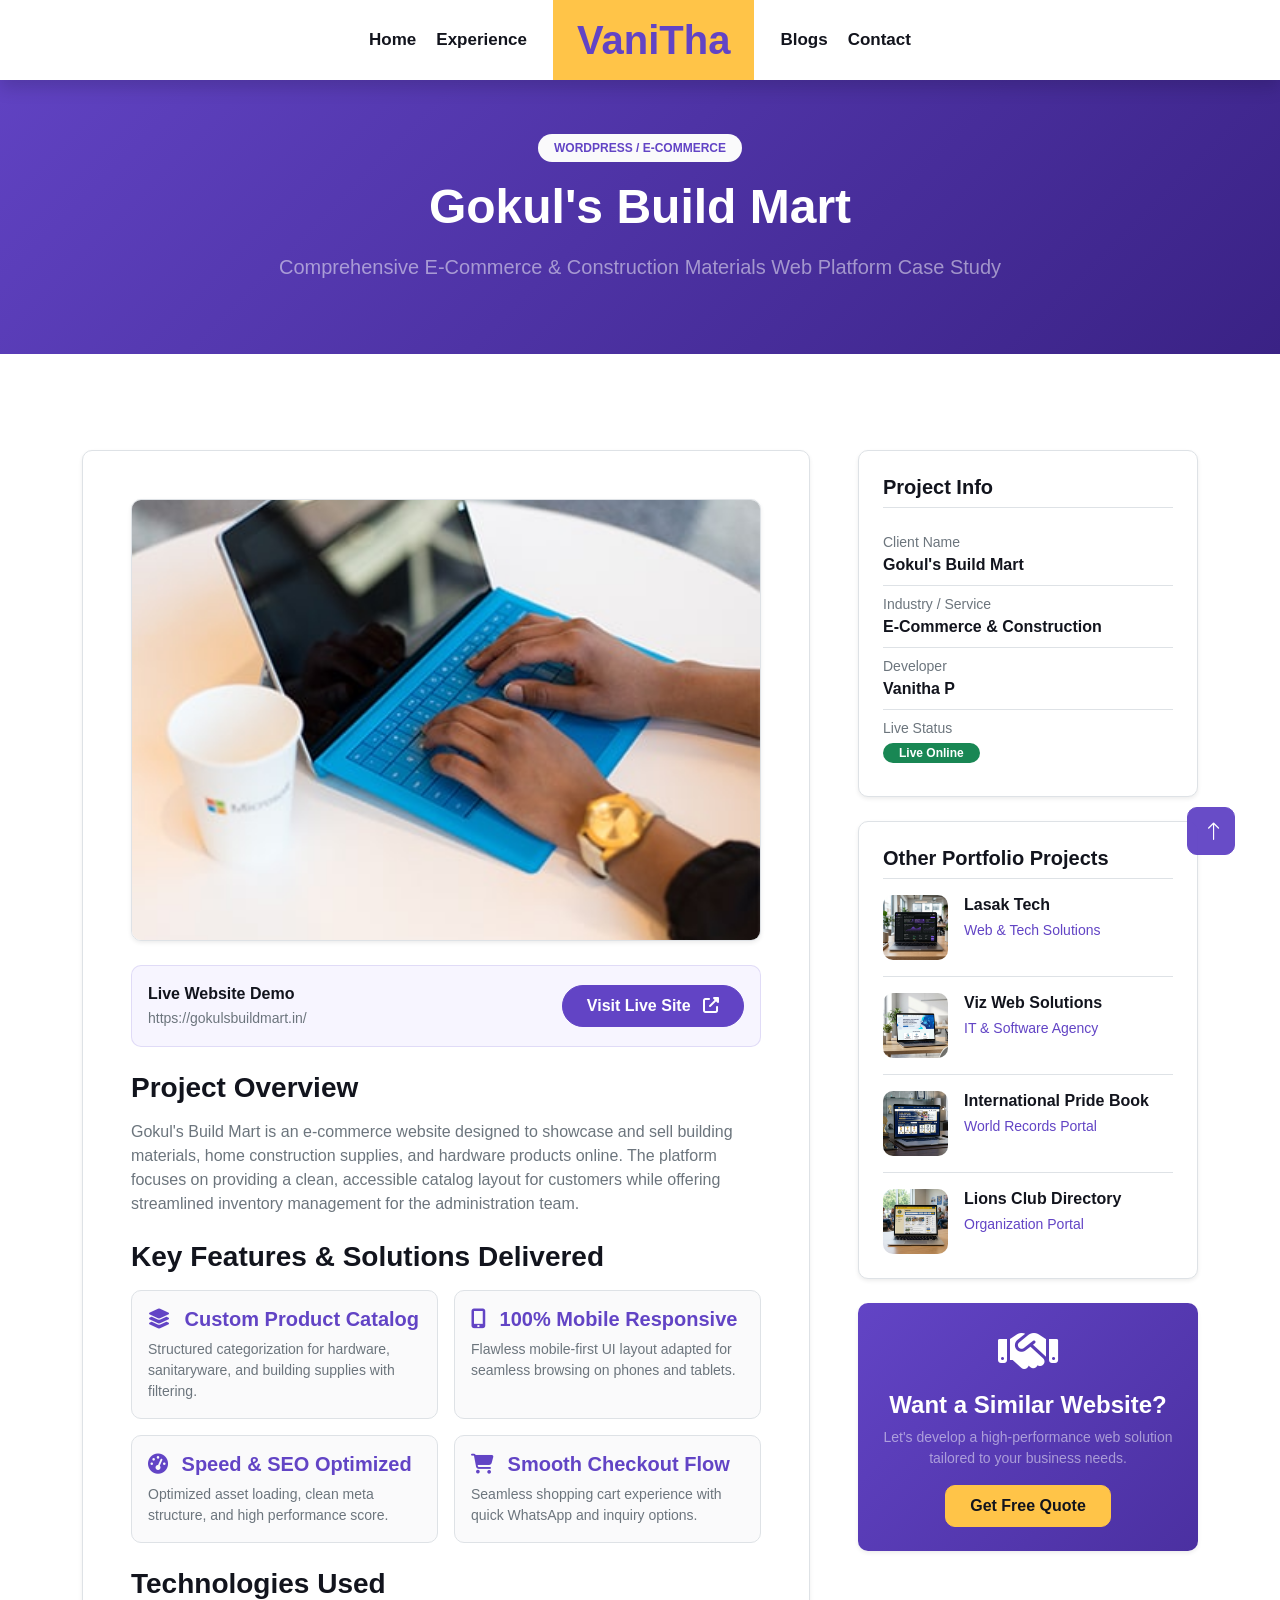
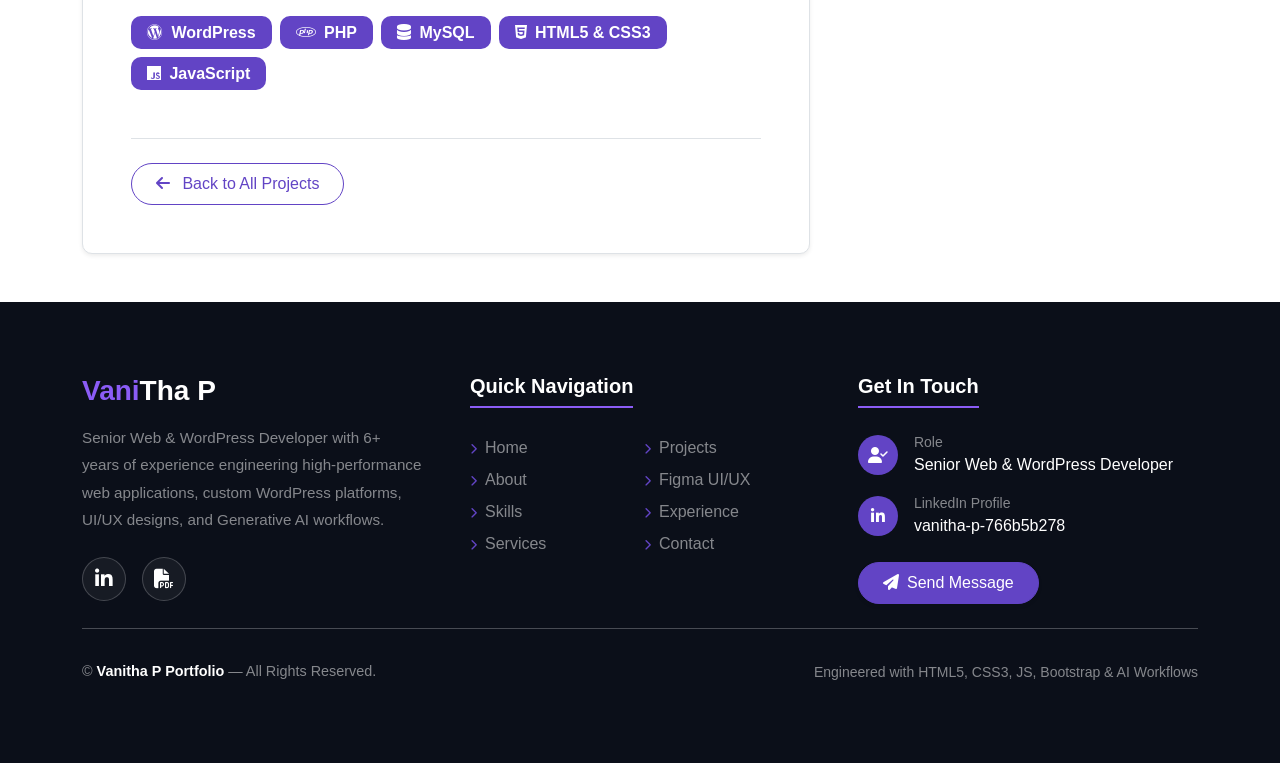
<file: project-detail.html>
<!DOCTYPE html>
<html lang="en">

<head>
    <meta charset="utf-8">
    <title>Project Case Study - Gokul's Build Mart</title>
    <meta content="width=device-width, initial-scale=1.0" name="viewport">
    <meta content="WordPress E-Commerce, Web Development Case Study, Custom WordPress Theme, WooCommerce" name="keywords">
    <meta content="Detailed case study of Gokul's Build Mart custom WordPress e-commerce web platform developed by Vanitha." name="description">

    <!-- Favicon -->
    <link href="img/favicon.ico" rel="icon">

    <!-- Google Web Fonts -->
    <link rel="preconnect" href="https://fonts.googleapis.com">
    <link rel="preconnect" href="https://fonts.gstatic.com" crossorigin>
    <link href="https://fonts.googleapis.com/css2?family=Roboto+Condensed:ital,wght@0,100..900;1,100..900&family=Rubik:ital,wght@0,300..900;1,300..900&display=swap" rel="stylesheet">

    <!-- Icon Font Stylesheet -->
    <link href="https://cdnjs.cloudflare.com/ajax/libs/font-awesome/6.5.1/css/all.min.css" rel="stylesheet">
    <link href="https://cdn.jsdelivr.net/npm/bootstrap-icons@1.4.1/font/bootstrap-icons.css" rel="stylesheet">

    <!-- Customized Bootstrap Stylesheet -->
    <link href="css/bootstrap.min.css" rel="stylesheet">

    <!-- Template Stylesheet -->
    <link href="css/style.css" rel="stylesheet">
</head>

<body data-bs-spy="scroll" data-bs-target=".navbar" data-bs-offset="51">
    <!-- Navbar Start -->
    <nav class="navbar navbar-expand-lg bg-white navbar-light fixed-top shadow py-lg-0 px-4 px-lg-5 wow fadeIn" data-wow-delay="0.1s">
        <a href="index.html" class="navbar-brand d-block d-lg-none">
            <h1 class="text-primary fw-bold m-0">VaniTha</h1>
        </a>
        <button type="button" class="navbar-toggler" data-bs-toggle="collapse" data-bs-target="#navbarCollapse">
            <span class="navbar-toggler-icon"></span>
        </button>
        <div class="collapse navbar-collapse justify-content-between py-4 py-lg-0" id="navbarCollapse">
            <div class="navbar-nav ms-auto py-0">
                <a href="index.html" class="nav-item nav-link">Home</a>
                <a href="Experience.html" class="nav-item nav-link">Experience</a>
            </div>
            <a href="index.html" class="navbar-brand bg-secondary py-3 px-4 mx-3 d-none d-lg-block">
                <h1 class="text-primary fw-bold m-0">VaniTha</h1>
            </a>
            <div class="navbar-nav me-auto py-0">
                <a href="blogs.html" class="nav-item nav-link">Blogs</a>
                <a href="contact.html" class="nav-item nav-link">Contact</a>
            </div>
        </div>
    </nav>
    <!-- Navbar End -->

    <!-- Header Section -->
    <div class="container-fluid bg-primary text-white py-5 mb-5 hero-header" style="padding-top: 110px !important; margin-top: 0 !important; background: linear-gradient(135deg, #6244C5 0%, #3a2285 100%);">
        <div class="container py-4 text-center">
            <span class="badge bg-light text-primary px-3 py-2 rounded-pill fw-bold mb-3">WORDPRESS / E-COMMERCE</span>
            <h1 class="display-5 text-white fw-bold mb-3">Gokul's Build Mart</h1>
            <p class="fs-5 text-white-50 mb-0 max-w-700 mx-auto">
                Comprehensive E-Commerce & Construction Materials Web Platform Case Study
            </p>
        </div>
    </div>

    <!-- Project Detail Section -->
    <div class="container-xxl py-5">
        <div class="container">
            <div class="row g-5">
                <!-- Main Project Content (Col 8) -->
                <div class="col-lg-8">
                    <div class="bg-white rounded p-4 p-md-5 border shadow-sm">
                        <!-- Project Screenshot Image -->
                        <div class="rounded overflow-hidden mb-4 shadow-sm border">
                            <img src="img/portfolio-1.jpg" alt="Gokul's Build Mart" class="img-fluid w-100" style="max-height: 440px; object-fit: cover;">
                        </div>

                        <!-- Action Bar -->
                        <div class="d-flex flex-wrap align-items-center justify-content-between p-3 rounded mb-4" style="background: #f7f5ff; border: 1px solid rgba(98, 68, 197, 0.15);">
                            <div>
                                <span class="fw-bold text-dark d-block">Live Website Demo</span>
                                <small class="text-muted">https://gokulsbuildmart.in/</small>
                            </div>
                            <a href="https://gokulsbuildmart.in/" target="_blank" class="btn btn-primary px-4 py-2 rounded-pill fw-bold mt-2 mt-sm-0">
                                Visit Live Site <i class="fa fa-external-link-alt ms-2"></i>
                            </a>
                        </div>

                        <!-- Project Overview -->
                        <h3 class="fw-bold mb-3">Project Overview</h3>
                        <p class="text-muted leading-relaxed mb-4">
                            Gokul's Build Mart is an e-commerce website designed to showcase and sell building materials, home construction supplies, and hardware products online. The platform focuses on providing a clean, accessible catalog layout for customers while offering streamlined inventory management for the administration team.
                        </p>

                        <h3 class="fw-bold mb-3">Key Features & Solutions Delivered</h3>
                        <div class="row g-3 mb-4">
                            <div class="col-md-6">
                                <div class="p-3 rounded border bg-light h-100">
                                    <h5 class="fw-bold text-primary mb-2"><i class="fa fa-layer-group me-2"></i> Custom Product Catalog</h5>
                                    <p class="small text-muted mb-0">Structured categorization for hardware, sanitaryware, and building supplies with filtering.</p>
                                </div>
                            </div>
                            <div class="col-md-6">
                                <div class="p-3 rounded border bg-light h-100">
                                    <h5 class="fw-bold text-primary mb-2"><i class="fa fa-mobile-alt me-2"></i> 100% Mobile Responsive</h5>
                                    <p class="small text-muted mb-0">Flawless mobile-first UI layout adapted for seamless browsing on phones and tablets.</p>
                                </div>
                            </div>
                            <div class="col-md-6">
                                <div class="p-3 rounded border bg-light h-100">
                                    <h5 class="fw-bold text-primary mb-2"><i class="fa fa-tachometer-alt me-2"></i> Speed & SEO Optimized</h5>
                                    <p class="small text-muted mb-0">Optimized asset loading, clean meta structure, and high performance score.</p>
                                </div>
                            </div>
                            <div class="col-md-6">
                                <div class="p-3 rounded border bg-light h-100">
                                    <h5 class="fw-bold text-primary mb-2"><i class="fa fa-shopping-cart me-2"></i> Smooth Checkout Flow</h5>
                                    <p class="small text-muted mb-0">Seamless shopping cart experience with quick WhatsApp and inquiry options.</p>
                                </div>
                            </div>
                        </div>

                        <h3 class="fw-bold mb-3">Technologies Used</h3>
                        <div class="d-flex flex-wrap gap-2 mb-4">
                            <span class="badge bg-primary px-3 py-2 fs-6"><i class="fab fa-wordpress me-1"></i> WordPress</span>
                            <span class="badge bg-primary px-3 py-2 fs-6"><i class="fab fa-php me-1"></i> PHP</span>
                            <span class="badge bg-primary px-3 py-2 fs-6"><i class="fas fa-database me-1"></i> MySQL</span>
                            <span class="badge bg-primary px-3 py-2 fs-6"><i class="fab fa-html5 me-1"></i> HTML5 & CSS3</span>
                            <span class="badge bg-primary px-3 py-2 fs-6"><i class="fab fa-js me-1"></i> JavaScript</span>
                        </div>

                        <!-- Back Button -->
                        <div class="border-top pt-4 mt-5">
                            <a href="index.html#project" class="btn btn-outline-primary px-4 py-2 rounded-pill"><i class="fa fa-arrow-left me-2"></i> Back to All Projects</a>
                        </div>
                    </div>
                </div>

                <!-- Sidebar (Col 4) -->
                <div class="col-lg-4">
                    <!-- Project Info Meta Card -->
                    <div class="bg-white rounded p-4 border shadow-sm mb-4">
                        <h5 class="fw-bold mb-3 border-bottom pb-2">Project Info</h5>
                        <ul class="list-unstyled mb-0">
                            <li class="py-2 border-bottom">
                                <span class="text-muted d-block small">Client Name</span>
                                <span class="fw-bold text-dark">Gokul's Build Mart</span>
                            </li>
                            <li class="py-2 border-bottom">
                                <span class="text-muted d-block small">Industry / Service</span>
                                <span class="fw-bold text-dark">E-Commerce & Construction</span>
                            </li>
                            <li class="py-2 border-bottom">
                                <span class="text-muted d-block small">Developer</span>
                                <span class="fw-bold text-dark">Vanitha P</span>
                            </li>
                            <li class="py-2">
                                <span class="text-muted d-block small">Live Status</span>
                                <span class="badge bg-success px-3 py-1 mt-1">Live Online</span>
                            </li>
                        </ul>
                    </div>

                    <!-- Other Projects List -->
                    <div class="bg-white rounded p-4 border shadow-sm mb-4">
                        <h5 class="fw-bold mb-3 border-bottom pb-2">Other Portfolio Projects</h5>
                        
                        <div class="d-flex gap-3 mb-3 border-bottom pb-3">
                            <img src="img/portfolio-7.jpg" class="rounded" style="width: 65px; height: 65px; object-fit: cover;">
                            <div>
                                <h6 class="fw-bold mb-1"><a href="https://lasak.in" target="_blank" class="text-dark text-decoration-none">Lasak Tech</a></h6>
                                <small class="text-primary fw-semibold">Web & Tech Solutions</small>
                            </div>
                        </div>

                        <div class="d-flex gap-3 mb-3 border-bottom pb-3">
                            <img src="img/portfolio-8.jpg" class="rounded" style="width: 65px; height: 65px; object-fit: cover;">
                            <div>
                                <h6 class="fw-bold mb-1"><a href="https://vizwebsolutions.com/" target="_blank" class="text-dark text-decoration-none">Viz Web Solutions</a></h6>
                                <small class="text-primary fw-semibold">IT & Software Agency</small>
                            </div>
                        </div>

                        <div class="d-flex gap-3 mb-3 border-bottom pb-3">
                            <img src="img/portfolio-9.jpg" class="rounded" style="width: 65px; height: 65px; object-fit: cover;">
                            <div>
                                <h6 class="fw-bold mb-1"><a href="https://internationalpridebooksofworldrecords.com/" target="_blank" class="text-dark text-decoration-none">International Pride Book</a></h6>
                                <small class="text-primary fw-semibold">World Records Portal</small>
                            </div>
                        </div>

                        <div class="d-flex gap-3">
                            <img src="img/portfolio-10.jpg" class="rounded" style="width: 65px; height: 65px; object-fit: cover;">
                            <div>
                                <h6 class="fw-bold mb-1"><a href="https://www.lionsclubs.org/" target="_blank" class="text-dark text-decoration-none">Lions Club Directory</a></h6>
                                <small class="text-primary fw-semibold">Organization Portal</small>
                            </div>
                        </div>
                    </div>

                    <!-- Call To Action -->
                    <div class="rounded p-4 text-white text-center shadow-sm" style="background: linear-gradient(135deg, #6244C5 0%, #4b30a1 100%);">
                        <i class="fa fa-handshake fa-3x mb-3 text-white"></i>
                        <h4 class="text-white fw-bold mb-2">Want a Similar Website?</h4>
                        <p class="small text-white-50 mb-3">Let's develop a high-performance web solution tailored to your business needs.</p>
                        <a href="contact.html" class="btn btn-secondary px-4 py-2 fw-bold text-dark">Get Free Quote</a>
                    </div>
                </div>
            </div>
        </div>
    </div>

    <!-- Footer Start -->
    <footer class="site-footer bg-dark text-white pt-5 pb-4 mt-5" style="background-color: #0b0f19 !important; width: 100%;">
        <div class="container py-4">
            <div class="row g-5">
                <!-- Column 1: Brand & Profile -->
                <div class="col-lg-4 col-md-6">
                    <h3 class="text-white fw-bold mb-3"><span style="color: #8b5cf6;">Vani</span>Tha P</h3>
                    <p class="text-white-50 mb-4" style="line-height: 1.8; font-size: 0.95rem;">
                        Senior Web & WordPress Developer with 6+ years of experience engineering high-performance web applications, custom WordPress platforms, UI/UX designs, and Generative AI workflows.
                    </p>
                    <div class="d-flex align-items-center gap-3">
                        <a href="https://www.linkedin.com/in/vanitha-p-766b5b278" target="_blank" class="btn btn-outline-light rounded-circle d-flex align-items-center justify-content-center" style="width: 44px; height: 44px; background: rgba(255,255,255,0.05); border-color: rgba(255,255,255,0.2);">
                            <i class="fab fa-linkedin-in text-white fs-5"></i>
                        </a>
                        <a href="Vanitha-resume.pdf" download="Vanitha-resume.pdf" target="_blank" class="btn btn-outline-light rounded-circle d-flex align-items-center justify-content-center" style="width: 44px; height: 44px; background: rgba(255,255,255,0.05); border-color: rgba(255,255,255,0.2);">
                            <i class="fa fa-file-pdf text-white fs-5"></i>
                        </a>
                    </div>
                </div>

                <!-- Column 2: Navigation Links -->
                <div class="col-lg-4 col-md-6">
                    <h5 class="text-white fw-bold mb-4 position-relative pb-2" style="border-bottom: 2px solid #8b5cf6; display: inline-block;">Quick Navigation</h5>
                    <div class="row g-2">
                        <div class="col-6">
                            <a class="text-white-50 text-decoration-none d-block py-1 hover-purple" href="index.html#home"><i class="fa fa-chevron-right text-primary me-2" style="font-size: 11px;"></i>Home</a>
                            <a class="text-white-50 text-decoration-none d-block py-1 hover-purple" href="index.html#about"><i class="fa fa-chevron-right text-primary me-2" style="font-size: 11px;"></i>About</a>
                            <a class="text-white-50 text-decoration-none d-block py-1 hover-purple" href="index.html#skill"><i class="fa fa-chevron-right text-primary me-2" style="font-size: 11px;"></i>Skills</a>
                            <a class="text-white-50 text-decoration-none d-block py-1 hover-purple" href="index.html#service"><i class="fa fa-chevron-right text-primary me-2" style="font-size: 11px;"></i>Services</a>
                        </div>
                        <div class="col-6">
                            <a class="text-white-50 text-decoration-none d-block py-1 hover-purple" href="index.html#project"><i class="fa fa-chevron-right text-primary me-2" style="font-size: 11px;"></i>Projects</a>
                            <a class="text-white-50 text-decoration-none d-block py-1 hover-purple" href="index.html#figma-ui-ux"><i class="fa fa-chevron-right text-primary me-2" style="font-size: 11px;"></i>Figma UI/UX</a>
                            <a class="text-white-50 text-decoration-none d-block py-1 hover-purple" href="Experience.html"><i class="fa fa-chevron-right text-primary me-2" style="font-size: 11px;"></i>Experience</a>
                            <a class="text-white-50 text-decoration-none d-block py-1 hover-purple" href="contact.html"><i class="fa fa-chevron-right text-primary me-2" style="font-size: 11px;"></i>Contact</a>
                        </div>
                    </div>
                </div>

                <!-- Column 3: Contact Details -->
                <div class="col-lg-4 col-md-6">
                    <h5 class="text-white fw-bold mb-4 position-relative pb-2" style="border-bottom: 2px solid #8b5cf6; display: inline-block;">Get In Touch</h5>
                    <div class="d-flex align-items-center mb-3">
                        <div class="btn-square rounded-circle bg-primary text-white me-3 d-flex align-items-center justify-content-center" style="width: 40px; height: 40px; flex-shrink: 0;">
                            <i class="fa fa-user-check text-white fs-6"></i>
                        </div>
                        <div>
                            <small class="text-white-50 d-block">Role</small>
                            <span class="text-white fw-semibold">Senior Web & WordPress Developer</span>
                        </div>
                    </div>
                    <div class="d-flex align-items-center mb-3">
                        <div class="btn-square rounded-circle bg-primary text-white me-3 d-flex align-items-center justify-content-center" style="width: 40px; height: 40px; flex-shrink: 0;">
                            <i class="fab fa-linkedin-in text-white fs-6"></i>
                        </div>
                        <div>
                            <small class="text-white-50 d-block">LinkedIn Profile</small>
                            <a href="https://www.linkedin.com/in/vanitha-p-766b5b278" target="_blank" class="text-white fw-semibold text-decoration-none">vanitha-p-766b5b278</a>
                        </div>
                    </div>
                    <a href="contact.html" class="btn btn-primary rounded-pill px-4 py-2 mt-2 font-weight-bold shadow-sm">
                        <i class="fa fa-paper-plane me-2"></i>Send Message
                    </a>
                </div>
            </div>

            <hr class="my-4 border-secondary opacity-25">

            <div class="row align-items-center py-2">
                <div class="col-md-6 text-center text-md-start mb-3 mb-md-0">
                    <p class="text-white-50 mb-0" style="font-size: 0.9rem;">&copy; <span class="text-white fw-bold">Vanitha P Portfolio</span> — All Rights Reserved.</p>
                </div>
                <div class="col-md-6 text-center text-md-end">
                    <p class="text-white-50 small mb-0">Engineered with HTML5, CSS3, JS, Bootstrap & AI Workflows</p>
                </div>
            </div>
        </div>
    </footer>
    <!-- Footer End -->

    <!-- Back to Top -->
    <a href="#" class="btn btn-lg btn-primary btn-lg-square back-to-top"><i class="bi bi-arrow-up"></i></a>

    <!-- JavaScript Libraries -->
    <script src="https://code.jquery.com/jquery-3.4.1.min.js"></script>
    <script src="https://cdn.jsdelivr.net/npm/bootstrap@5.0.0/dist/js/bootstrap.bundle.min.js"></script>
    <script src="lib/wow/wow.min.js"></script>
    <script src="js/main.js"></script>
</body>

</html>
</file>
<file: css/style.css>
.box {
    padding: 20px 0px;
}

.box-part {
    background: #ffffff;
    border: 1px solid rgba(98, 68, 197, 0.12);
    border-radius: 16px;
    padding: 28px 18px;
    margin: 15px 0px;
    position: relative;
    cursor: pointer;
    box-shadow: 0 8px 25px rgba(98, 68, 197, 0.06);
    transition: all 0.4s cubic-bezier(0.165, 0.84, 0.44, 1);
    min-height: 210px;
    display: flex;
    flex-direction: column;
    align-items: center;
    justify-content: center;
    overflow: hidden;
}

.box-part:hover {
    transform: translateY(-8px);
    box-shadow: 0 16px 35px rgba(98, 68, 197, 0.18);
    border-color: rgba(98, 68, 197, 0.4);
    background: linear-gradient(145deg, #ffffff 0%, #f7f5ff 100%);
}

.box-part .front {
    display: flex;
    flex-direction: column;
    align-items: center;
    justify-content: center;
    width: 100%;
}

.box-part .title h4 {
    font-size: 1.1rem;
    font-weight: 700;
    color: #12141D;
    margin-top: 14px;
    margin-bottom: 6px;
    line-height: 1.3;
}

.box-part .text span {
    font-size: 0.85rem;
    color: #6c757d;
    line-height: 1.45;
    display: block;
    word-break: break-word;
}

.box-part .fa-solid,
.box-part .fas,
.box-part .fa-brands,
.box-part .fab {
    color: #6244C5;
    font-size: 46px;
    transition: transform 0.3s ease;
}

.box-part:hover .fa-solid,
.box-part:hover .fas,
.box-part:hover .fa-brands,
.box-part:hover .fab {
    transform: scale(1.1);
}


/********** Template CSS **********/
html, body {
    overflow-x: hidden !important;
    overflow-y: auto !important;
    width: 100%;
    position: relative;
}

.navbar {
    display: flex !important;
}

:root {
    --primary: #6244C5;
    --secondary: #FFC448;
    --light: #FAFAFB;
    --dark: #12141D;
}

.back-to-top {
    position: fixed;
    display: none;
    right: 45px;
    bottom: 45px;
    z-index: 99;
}

.my-6 {
    margin-top: 6rem;
    margin-bottom: 6rem;
}

.py-6 {
    padding-top: 6rem;
    padding-bottom: 6rem;
}


/*** Spinner ***/
#spinner {
    opacity: 0;
    visibility: hidden;
    transition: opacity .5s ease-out, visibility 0s linear .5s;
    z-index: 99999;
}

#spinner.show {
    transition: opacity .5s ease-out, visibility 0s linear 0s;
    visibility: visible;
    opacity: 1;
}


/*** Button ***/
.btn {
    font-weight: 500;
    transition: .5s;
}

.heading {
    font-family: "Rubik", sans-serif;
}

.btn.btn-primary,
.btn.btn-secondary {
    color: #FFFFFF;
}

.btn-square {
    width: 38px;
    height: 38px;
}

.btn-sm-square {
    width: 32px;
    height: 32px;
}

.btn-lg-square {
    width: 48px;
    height: 48px;
}

.btn-square,
.btn-sm-square,
.btn-lg-square {
    text-align: center;
}

.d-flex {
    display: flex;
}

/*** Navbar ***/
.navbar.fixed-top {
    display: flex;
    transition: .5s;
}

.navbar .navbar-nav .nav-link {
    padding: 20px 10px;
    color: var(--dark);
    font-size: 17px;
    font-weight: 600;
    outline: none;
    white-space: nowrap;
}

.navbar .navbar-nav .nav-link:hover,
.navbar .navbar-nav .nav-link.active {
    color: var(--primary);
}

@media (max-width: 991.98px) {
    .navbar .navbar-nav .nav-link {
        padding: 10px 0;
    }
}


/*** Header ***/
#home {
    margin-bottom: 6rem;
    background: url(../img/bg-header.png) left top no-repeat;
}

.typed-cursor {
    font-size: 30px;
    color: var(--dark);
}

.btn-play {
    position: relative;
    display: block;
    box-sizing: content-box;
    width: 16px;
    height: 26px;
    border-radius: 100%;
    border: none;
    outline: none !important;
    padding: 18px 20px 20px 28px;
    background: var(--primary);
}

.btn-play:before {
    content: "";
    position: absolute;
    z-index: 0;
    left: 50%;
    top: 50%;
    transform: translateX(-50%) translateY(-50%);
    display: block;
    width: 60px;
    height: 60px;
    background: var(--primary);
    border-radius: 100%;
    animation: pulse-border 1500ms ease-out infinite;
}

.btn-play:after {
    content: "";
    position: absolute;
    z-index: 1;
    left: 50%;
    top: 50%;
    transform: translateX(-50%) translateY(-50%);
    display: block;
    width: 60px;
    height: 60px;
    background: #FFFFFF;
    border-radius: 100%;
    transition: all 200ms;
}

.btn-play span {
    display: block;
    position: relative;
    z-index: 3;
    width: 0;
    height: 0;
    left: -1px;
    border-left: 16px solid var(--primary);
    border-top: 11px solid transparent;
    border-bottom: 11px solid transparent;
}

@keyframes pulse-border {
    0% {
        transform: translateX(-50%) translateY(-50%) translateZ(0) scale(1);
        opacity: 1;
    }

    100% {
        transform: translateX(-50%) translateY(-50%) translateZ(0) scale(2);
        opacity: 0;
    }
}

.modal-video .modal-dialog {
    position: relative;
    max-width: 800px;
    margin: 60px auto 0 auto;
}

.modal-video .modal-body {
    position: relative;
    padding: 0px;
}

.modal-video .close {
    position: absolute;
    width: 30px;
    height: 30px;
    right: 0px;
    top: -30px;
    z-index: 999;
    font-size: 30px;
    font-weight: normal;
    color: #FFFFFF;
    background: #000000;
    opacity: 1;
}


/*** About ***/
#about .years .display-1 {
    font-size: 10rem;
    line-height: 9rem;
}

#about .years h5 {
    letter-spacing: 30px;
    margin-right: -30px;
}


/*** Skills ***/
#skill .progress {
    height: 5px;
    border-radius: 5px;
}

#skill .progress .progress-bar {
    width: 0px;
    border-radius: 5px;
    transition: 3s;
}

#skill .nav-pills .nav-link {
    color: var(--dark);
}

#skill .nav-pills .nav-link.active {
    color: #FFFFFF;
}

#skill .tab-content hr {
    width: 30px;
}


/*** Service ***/
.service-item .bg-icon {
    width: 100px;
    height: 100px;
    display: flex;
    align-items: center;
    justify-content: center;
    background: url(../img/bg-icon.png) center center no-repeat;
    background-size: cover;
}



/*** Project Portfolio ***/
#portfolio-flters li {
    display: inline-block;
    font-weight: 500;
    color: var(--dark);
    cursor: pointer;
    transition: .5s;
    border-bottom: 2px solid transparent;
}

#portfolio-flters li:hover,
#portfolio-flters li.active {
    color: var(--primary);
    border-color: var(--primary);
}

.portfolio-img {
    position: relative;
}

.portfolio-btn {
    position: absolute;
    width: 100%;
    height: 100%;
    top: 0;
    left: 0;
    background: rgba(98, 68, 197, .9);
    display: flex;
    align-items: flex-end;
    justify-content: flex-start;
    padding: 30px;
    padding-bottom: 100px !important;
    opacity: 0;
    transition: .5s;
}

.portfolio-item:hover .portfolio-btn {
    opacity: 1;
    padding-bottom: 30px !important;
}


/*** Team ***/
.team-item img {
    transition: .5s;
}

.team-item:hover img {
    opacity: .7;
}

.team-item .team-text {
    position: absolute;
    left: 0;
    right: 60px;
    bottom: 30px;
    display: flex;
    align-items: center;
    justify-content: space-between;
    opacity: 0;
    transition: .5s;
}

.team-item:hover .team-text {
    right: 30px;
    opacity: 1;
}

.team-item .team-text div {
    transition: .5s;
}

.team-item:hover .team-text div {
    margin-left: 30px;
}

.blogs-details {
    background-image: linear-gradient(#12141d80, #12141D), url(/img/index.jpg);
    height: 400px;
    border-radius: 12px;

}

.blogs-details h1 {
    position: relative;
    top: 132px;
    font-size: 62px;
}

.blogs-details h3 {
    position: relative;
    top: 132px;
}

/*** Testimonial ***/
.testimonial-left,
.testimonial-right {
    position: relative;
}

.testimonial-left img,
.testimonial-right img {
    position: absolute;
    padding: 5px;
    border: 1px solid var(--secondary);
    border-radius: 70px;
}

.testimonial-left img:nth-child(1),
.testimonial-right img:nth-child(3) {
    width: 70px;
    height: 70px;
    top: 10%;
    left: 50%;
    transform: translateX(-50%);
}

.testimonial-left img:nth-child(2),
.testimonial-right img:nth-child(2) {
    width: 60px;
    height: 60px;
    top: 50%;
    left: 10%;
    transform: translateY(-50%);
}

.testimonial-left img:nth-child(3),
.testimonial-right img:nth-child(1) {
    width: 50px;
    height: 50px;
    bottom: 10%;
    right: 10%;
}

.testimonial-carousel .owl-item img {
    width: 120px;
    height: 120px;
}

.testimonial-carousel .testimonial-icon {
    position: absolute;
    width: 40px;
    height: 40px;
    left: 50%;
    bottom: -15px;
    transform: translateX(-50%);
    display: flex;
    align-items: center;
    justify-content: center;
    background: #FFFFFF;
    border: 1px solid var(--secondary);
    border-radius: 60px;
}

.testimonial-carousel .owl-dots {
    height: 40px;
    margin-top: 25px;
    display: flex;
    align-items: center;
    justify-content: center;
}

.testimonial-carousel .owl-dot {
    position: relative;
    display: inline-block;
    margin: 0 5px;
    width: 30px;
    height: 30px;
    background: #FFFFFF;
    border: 2px solid var(--secondary);
    border-radius: 30px;
    transition: .5s;
}

.testimonial-carousel .owl-dot::after {
    position: absolute;
    content: "";
    width: 16px;
    height: 16px;
    top: 5px;
    left: 5px;
    border-radius: 16px;
    background: var(--secondary);
    transition: .5s;
}

.testimonial-carousel .owl-dot.active::after {
    background: var(--primary);
}

/* Footer Styling */
.contact-para {
    margin-left: 0 !important;
    display: flex;
    justify-content: center;
    align-items: center;
    gap: 12px;
    margin-bottom: 15px;
}

.footer-1 {
    text-align: center;
    position: static !important;
    left: auto !important;
    color: #a0a5b5;
    font-size: 0.95rem;
}

.copy-right {
    text-align: center;
    position: static !important;
    left: auto !important;
    margin-bottom: 12px;
    font-size: 1.25rem;
    font-weight: 800;
    color: #ffffff;
}

.count-down {
    width: 100%;
    height: 300px;
    background-image: linear-gradient(to right, #12141dd8, #12141dd8), url(/img/ui-ux-representations-with-laptop.jpg);
    background-repeat: no-repeat;
    background-position: center;
    background-size: cover;
}

.count-down-start {
    display: flex;
    justify-content: space-around;
    align-items: center;
}

.blogs-details2 img {
    margin-left: 190px;
    height: 600px;
}

.card1 {
    text-align: center;
    margin-top: 60px;
}

.card1 p {
    font-size: 36px;
    color: #007bff;
    font-weight: 900;
}

.carousel1 {
    width: 100%;
    overflow: hidden;
    position: relative;
}

/* Carousel wrapper */
.carousel-wrapper1 {
    display: flex;
    transition: transform 0.5s ease;
}

/* Carousel item */
.carousel-item1 {
    width: 100%;
}

/* Button styles */
.carousel-btn1 {
    position: absolute;
    top: 50%;
    transform: translateY(-50%);
    background: rgba(0, 0, 0, 0.5);
    color: #fff;
    padding: 10px;
    border: none;
    cursor: pointer;
    z-index: 1;
}

.ftco-section {
    padding: 7em 0;
    position: relative;
}

article,
aside,
figcaption,
figure,
footer,
header,
hgroup,
main,
nav,
section {
    display: block;
}

*,
*::before,
*::after {
    -webkit-box-sizing: border-box;
    box-sizing: border-box;
}

user agent stylesheet section {
    display: block;
    unicode-bidi: isolate;
}

.count-down img {
    width: 80px;
    height: 80px;
}

.experience-container {
    background: linear-gradient(to right, rgba(0, 0, 0, 0.5), rgba(0, 0, 0, 0.5)), url(../img/10.jpg) no-repeat;
    ;
    background-size: cover;
    /* Adjust as needed */
    background-position: inherit;
    /* Adjust as needed */
    /* Other styling properties */
    background-clip: border-box;
    background-attachment: fixed;
    color: white;
    /* Text color */
    width: 100%;
    height: 390px;
}

.carousel-inner .carousel-item {
    position: relative;
}

.project-client img {
    border-radius: 50px;
}

.carousel-indicators {
    position: absolute;
    top: 365px;
}

.carousel-inner .carousel-item::before {
    content: '';
    position: absolute;
    top: 0;
    left: 0;
    width: 100%;
    height: 100%;
    background: linear-gradient(to right, rgba(0, 0, 0, 0.5), rgba(0, 0, 0, 0.5));
    background-position: center;
    border-radius: 12px;
    z-index: 1;
    /* Adjust as needed */
}

.carousel-inner .carousel-item img {
    width: 100%;
    height: 400px;
    /* Adjust as needed */
    object-fit: cover;
}

.carousel-control-prev,
.carousel-control-next {
    margin-top: 190px;
    background-color: rgba(255, 255, 0, 0.699);
    color: white;
    /* Blue background color */
    border-radius: 50%;
    /* Rounded corners */
    width: 40px;
    /* Adjust width as needed */
    height: 40px;
    /* Adjust height as needed */
    border: none;
    /* Remove default border */
    outline: none;
    /* Remove default outline */
    cursor: pointer;
    /* Show pointer cursor on hover */
}

/* Section title styling */
.section-title {
    position: relative;
    font-size: 2em;
    font-weight: bold;
    color: #333;
}

/* Define the keyframe animation */
@keyframes borderAnimation {
    0% {
        width: 0;
        left: 50%;
        margin-left: 0;
    }

    50% {
        width: 150px;
        /* Width of the border */
        left: 0;
        margin-left: 0;
    }

    100% {
        width: 0;
        left: 50%;
        margin-left: 0;
    }
}

/* Apply the animation to the pseudo-element */
.section-title::before {
    position: absolute;
    content: "";
    width: 0;
    height: 5px;
    left: 50%;
    bottom: 0;
    background: #007bff;
    /* Blue color */
    border-radius: 2px;
    animation: borderAnimation 2s ease infinite;
    /* Adjust animation duration and timing function as needed */
}

#blog-header,
#blog-detail {
    text-align: left;
    padding-top: 80px;
    padding-bottom: 80px;
}

.blog-ads {
    text-align: center;
    background: rgb(249, 249, 249);
    border-right: 4px solid rgb(43, 43, 43);
    padding: 42px;
    margin: 26px 0px;
}

blockquote {
    font-size: 17.5px;
    padding: 10px 20px;
    margin: 0px 0px 20px;
    border-left: 5px solid rgb(238, 238, 238);
}


@media (max-width: 991.98px) {
    .contact-para {
        margin-left: 20px;
    }

    .footer-1 {
        text-align: center;
        position: relative;
        left: 0px;
    }

    .copy-right {
        position: static;
        left: 0px;

    }

    .blogs-details2 img {
        margin-left: -56px;
    }
}

/* Custom Modern Blog Cards Styling */
.blog-card {
    background: #ffffff;
    border-radius: 16px;
    overflow: hidden;
    border: 1px solid rgba(98, 68, 197, 0.12);
    box-shadow: 0 10px 30px rgba(18, 20, 29, 0.05);
    transition: all 0.4s cubic-bezier(0.165, 0.84, 0.44, 1);
    height: 100%;
    display: flex;
    flex-direction: column;
}

.blog-card:hover {
    transform: translateY(-8px);
    box-shadow: 0 20px 40px rgba(98, 68, 197, 0.16);
    border-color: rgba(98, 68, 197, 0.35);
}

.blog-img-wrapper {
    position: relative;
    overflow: hidden;
    height: 220px;
}

.blog-img-wrapper img {
    width: 100%;
    height: 100%;
    object-fit: cover;
    transition: transform 0.5s ease;
}

.blog-card:hover .blog-img-wrapper img {
    transform: scale(1.08);
}

.blog-badge {
    position: absolute;
    top: 14px;
    left: 14px;
    background: rgba(98, 68, 197, 0.9);
    backdrop-filter: blur(4px);
    color: #ffffff;
    padding: 6px 14px;
    border-radius: 20px;
    font-size: 0.78rem;
    font-weight: 600;
    letter-spacing: 0.5px;
    text-transform: uppercase;
}

.blog-content {
    padding: 24px;
    display: flex;
    flex-direction: column;
    flex-grow: 1;
}

.blog-meta {
    font-size: 0.82rem;
    color: #6c757d;
    margin-bottom: 12px;
    display: flex;
    align-items: center;
    gap: 12px;
}

.blog-title {
    font-size: 1.15rem;
    font-weight: 700;
    color: #12141D;
    line-height: 1.4;
    margin-bottom: 12px;
    transition: color 0.3s ease;
}

.blog-card:hover .blog-title {
    color: #6244C5;
}

.blog-desc {
    font-size: 0.9rem;
    color: #4a5568;
    line-height: 1.6;
    margin-bottom: 20px;
    flex-grow: 1;
}

.blog-link {
    color: #6244C5;
    font-weight: 700;
    font-size: 0.92rem;
    text-decoration: none;
    display: inline-flex;
    align-items: center;
    gap: 8px;
    transition: all 0.3s ease;
}

.blog-link:hover {
    color: #4b30a1;
    gap: 12px;
}

/* Footer Social Link Fix */
.footer-social-link {
    display: inline-flex !important;
    align-items: center !important;
    justify-content: center !important;
    width: 46px !important;
    height: 46px !important;
    border-radius: 50% !important;
    background: #6244C5 !important;
    color: #ffffff !important;
    text-decoration: none !important;
    transition: all 0.3s ease !important;
    box-shadow: 0 4px 15px rgba(98, 68, 197, 0.35) !important;
}

.footer-social-link:hover {
    transform: translateY(-3px) scale(1.1) !important;
    background: #4b30a1 !important;
    color: #ffffff !important;
    box-shadow: 0 8px 22px rgba(98, 68, 197, 0.5) !important;
}

.footer-social-link i {
    font-size: 1.25rem !important;
    color: #ffffff !important;
    line-height: 1 !important;
    margin: 0 !important;
}

/* Floating AI Content Reader Bar */
.ai-reader-widget {
    position: fixed;
    bottom: 25px;
    left: 25px;
    z-index: 9999;
    background: linear-gradient(135deg, #0f172a 0%, #1e1b4b 100%);
    border: 1px solid rgba(99, 102, 241, 0.5);
    border-radius: 50px;
    padding: 8px 18px;
    box-shadow: 0 10px 30px rgba(0, 0, 0, 0.4);
    display: flex;
    align-items: center;
    gap: 12px;
    backdrop-filter: blur(10px);
    transition: all 0.3s ease;
}

.ai-reader-widget:hover {
    box-shadow: 0 12px 35px rgba(99, 102, 241, 0.5);
    border-color: #6366f1;
}

.ai-reader-btn {
    background: linear-gradient(135deg, #6366f1 0%, #a855f7 100%);
    color: #ffffff;
    border: none;
    border-radius: 50%;
    width: 42px;
    height: 42px;
    display: flex;
    align-items: center;
    justify-content: center;
    cursor: pointer;
    box-shadow: 0 4px 12px rgba(168, 85, 247, 0.4);
    transition: all 0.2s ease;
}

.ai-reader-btn:hover {
    transform: scale(1.1);
    box-shadow: 0 6px 18px rgba(168, 85, 247, 0.6);
}

.ai-reader-text {
    color: #ffffff;
    font-size: 0.85rem;
    font-weight: 600;
    white-space: nowrap;
}

.ai-reader-controls {
    display: flex;
    align-items: center;
    gap: 6px;
}

.ai-control-btn {
    background: rgba(255, 255, 255, 0.15);
    color: #ffffff;
    border: none;
    border-radius: 50%;
    width: 32px;
    height: 32px;
    display: inline-flex;
    align-items: center;
    justify-content: center;
    cursor: pointer;
    font-size: 0.8rem;
    transition: all 0.2s ease;
}

.ai-control-btn:hover {
    background: rgba(255, 255, 255, 0.3);
}

/* Active Reading Highlight Effect */
.ai-reading-highlight {
    outline: 3px solid #a855f7 !important;
    box-shadow: 0 0 30px rgba(168, 85, 247, 0.6) !important;
    border-radius: 12px;
    transition: all 0.4s ease-in-out;
}

/* Clean 100% Full Width Footer & Overflow Prevention */
html, body {
    overflow-x: hidden !important;
    margin: 0 !important;
    padding: 0 !important;
    width: 100% !important;
    background-color: #ffffff !important;
}

/* Contact Form Input Field Protection */
.form-control {
    background-color: #ffffff !important;
    color: #12141D !important;
    border: 1px solid #ced4da !important;
}

.form-control:focus {
    background-color: #ffffff !important;
    color: #12141D !important;
    border-color: #6244C5 !important;
    box-shadow: 0 0 0 0.25rem rgba(98, 68, 197, 0.25) !important;
}

.form-floating>label {
    color: #6c757d !important;
}

/* 100% Full Width Footer without Overflow */
footer.site-footer {
    width: 100% !important;
    margin-top: auto !important;
    margin-bottom: 0 !important;
    padding-bottom: 3rem !important;
    background: #0b0f19 !important;
    display: block !important;
    position: relative !important;
}

/* Clean Full-Width Sections without Viewport Overflow */
#figma-ui-ux,
#testimonial {
    width: 100% !important;
    background-color: #f8fafc !important;
}

.social-circle-btn {
    width: 44px;
    height: 44px;
    border-radius: 50%;
    background: rgba(255, 255, 255, 0.08);
    border: 1px solid rgba(255, 255, 255, 0.2);
    display: inline-flex;
    align-items: center;
    justify-content: center;
    transition: all 0.3s ease;
}

.social-circle-btn:hover {
    background: #6244C5;
    border-color: #6244C5;
    transform: translateY(-3px);
}

.hover-purple:hover {
    color: #a855f7 !important;
}
</file>
